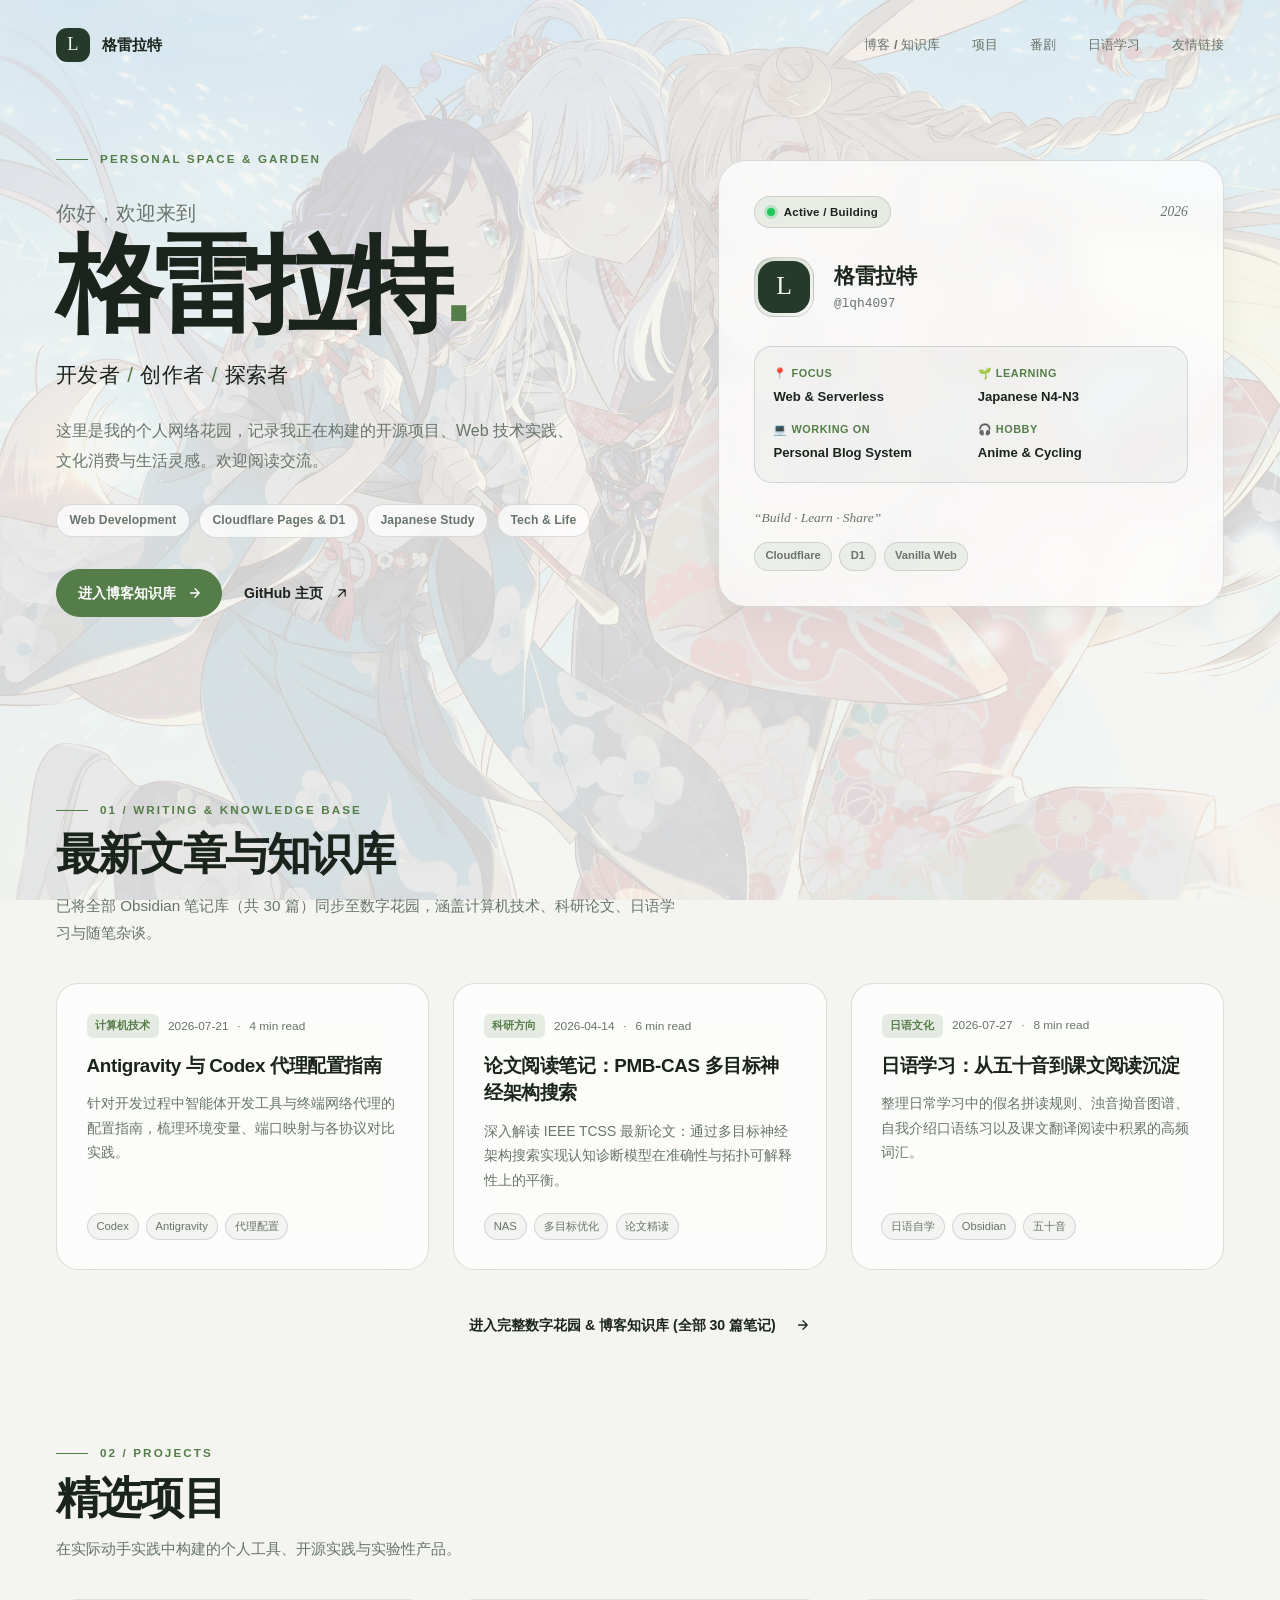
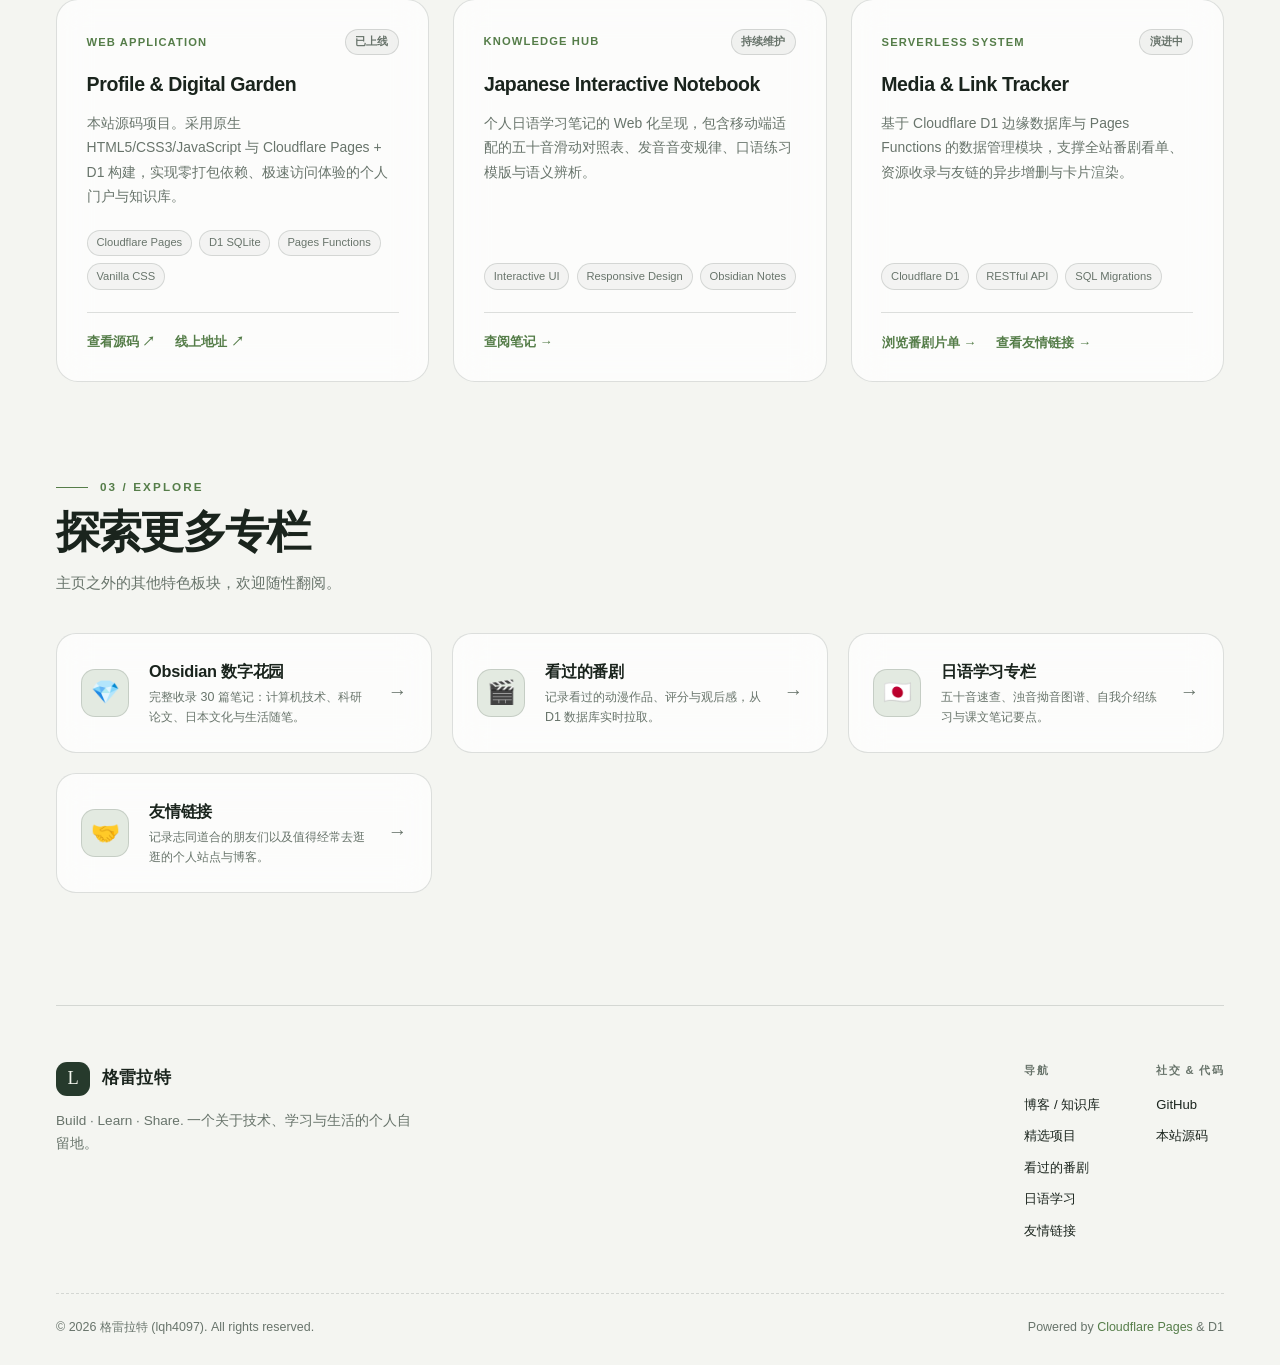
<file: index.html>
<!DOCTYPE html>
<html lang="zh-CN">
<head>
  <meta charset="UTF-8">
  <meta name="viewport" content="width=device-width, initial-scale=1.0">
  <meta name="description" content="格雷拉特的个人主页与博客，分享技术实践、个人项目、看过的番剧与日语学习笔记。">
  <meta name="theme-color" content="#f4f5f1">
  <title>格雷拉特 · 个人主页 &amp; 博客</title>
  <link rel="stylesheet" href="styles.css">
</head>
<body>
  <div class="site-shell">
    <header class="topbar">
      <a class="brand" href="#home" aria-label="格雷拉特主页">
        <span class="brand-mark" aria-hidden="true">L</span>
        <span>格雷拉特</span>
      </a>
      <nav class="site-nav" aria-label="页面导航">
        <a href="blog.html">博客 / 知识库</a>
        <a href="#projects">项目</a>
        <a href="anime.html">番剧</a>
        <a href="japanese.html">日语学习</a>
        <a href="friends.html">友情链接</a>
      </nav>
    </header>

    <main id="home">
      <!-- 00 / 首屏 Hero 介绍 -->
      <section class="hero" aria-labelledby="page-title">
        <div class="hero-copy">
          <p class="eyebrow"><span class="eyebrow-line" aria-hidden="true"></span>Personal Space &amp; Garden</p>
          <p class="greeting">你好，欢迎来到</p>
          <h1 id="page-title">格雷拉特<span class="title-period">.</span></h1>
          <p class="role">开发者<span class="role-separator">/</span>创作者<span class="role-separator">/</span>探索者</p>
          <p class="intro">这里是我的个人网络花园，记录我正在构建的开源项目、Web 技术实践、文化消费与生活灵感。欢迎阅读交流。</p>

          <ul class="topics" aria-label="关注方向">
            <li>Web Development</li>
            <li>Cloudflare Pages &amp; D1</li>
            <li>Japanese Study</li>
            <li>Tech &amp; Life</li>
          </ul>

          <nav class="actions" aria-label="相关链接">
            <a class="button-primary" href="blog.html">
              进入博客知识库
              <svg viewBox="0 0 20 20" fill="none" aria-hidden="true">
                <path d="M4.5 10h10.75M10 4.75 15.25 10 10 15.25" stroke="currentColor" stroke-width="1.6" stroke-linecap="round" stroke-linejoin="round" />
              </svg>
            </a>
            <a class="button-secondary" href="https://github.com/lqh4097" target="_blank" rel="noopener noreferrer">
              GitHub 主页
              <svg viewBox="0 0 20 20" fill="none" aria-hidden="true">
                <path d="M5.5 14.5 14 6m-7.75 0H14v7.75" stroke="currentColor" stroke-width="1.5" stroke-linecap="round" stroke-linejoin="round" />
              </svg>
            </a>
          </nav>
        </div>

        <!-- 右侧：个人名片与状态看板 -->
        <aside class="profile-card" aria-label="个人概况与当前状态">
          <div class="profile-card-header">
            <div class="status-indicator">
              <span class="status-dot" aria-hidden="true"></span>
              <span class="status-text">Active / Building</span>
            </div>
            <span class="status-tag">2026</span>
          </div>

          <div class="profile-avatar-wrap">
            <div class="profile-avatar-ring">
              <div class="profile-avatar-inner">L</div>
            </div>
            <div class="profile-bio">
              <h2 class="profile-name">格雷拉特</h2>
              <p class="profile-handle">@lqh4097</p>
            </div>
          </div>

          <div class="profile-info-grid">
            <div class="profile-info-item">
              <span class="info-label">📍 Focus</span>
              <span class="info-val">Web &amp; Serverless</span>
            </div>
            <div class="profile-info-item">
              <span class="info-label">🌱 Learning</span>
              <span class="info-val">Japanese N4-N3</span>
            </div>
            <div class="profile-info-item">
              <span class="info-label">💻 Working On</span>
              <span class="info-val">Personal Blog System</span>
            </div>
            <div class="profile-info-item">
              <span class="info-label">🎧 Hobby</span>
              <span class="info-val">Anime &amp; Cycling</span>
            </div>
          </div>

          <div class="profile-card-footer">
            <span class="profile-motto">“Build · Learn · Share”</span>
            <div class="profile-pills">
              <span>Cloudflare</span>
              <span>D1</span>
              <span>Vanilla Web</span>
            </div>
          </div>
        </aside>
      </section>

      <!-- 01 / 最新博客文章 -->
      <section class="home-section" id="writing" aria-labelledby="writing-title">
        <div class="section-heading">
          <div>
            <p class="eyebrow"><span class="eyebrow-line" aria-hidden="true"></span>01 / Writing &amp; Knowledge Base</p>
            <h2 class="section-title" id="writing-title">最新文章与知识库</h2>
            <p class="section-summary">已将全部 Obsidian 笔记库（共 30 篇）同步至数字花园，涵盖计算机技术、科研论文、日语学习与随笔杂谈。</p>
          </div>
        </div>

        <div class="articles-grid">
          <article class="article-card">
            <div class="article-meta">
              <span class="article-badge">计算机技术</span>
              <time datetime="2026-07-21">2026-07-21</time>
              <span class="article-dot" aria-hidden="true">·</span>
              <span>4 min read</span>
            </div>
            <h3 class="article-title">
              <a href="blog.html#note=计算机技术/Antigravity与Codex代理配置指南.md">Antigravity 与 Codex 代理配置指南</a>
            </h3>
            <p class="article-excerpt">
              针对开发过程中智能体开发工具与终端网络代理的配置指南，梳理环境变量、端口映射与各协议对比实践。
            </p>
            <div class="article-tags">
              <span>Codex</span>
              <span>Antigravity</span>
              <span>代理配置</span>
            </div>
          </article>

          <article class="article-card">
            <div class="article-meta">
              <span class="article-badge">科研方向</span>
              <time datetime="2026-04-14">2026-04-14</time>
              <span class="article-dot" aria-hidden="true">·</span>
              <span>6 min read</span>
            </div>
            <h3 class="article-title">
              <a href="blog.html#note=论文阅读笔记_PMB-CAS.md">论文阅读笔记：PMB-CAS 多目标神经架构搜索</a>
            </h3>
            <p class="article-excerpt">
              深入解读 IEEE TCSS 最新论文：通过多目标神经架构搜索实现认知诊断模型在准确性与拓扑可解释性上的平衡。
            </p>
            <div class="article-tags">
              <span>NAS</span>
              <span>多目标优化</span>
              <span>论文精读</span>
            </div>
          </article>

          <article class="article-card">
            <div class="article-meta">
              <span class="article-badge">日语文化</span>
              <time datetime="2026-07-27">2026-07-27</time>
              <span class="article-dot" aria-hidden="true">·</span>
              <span>8 min read</span>
            </div>
            <h3 class="article-title">
              <a href="blog.html#note=日本/日语学习.md">日语学习：从五十音到课文阅读沉淀</a>
            </h3>
            <p class="article-excerpt">
              整理日常学习中的假名拼读规则、浊音拗音图谱、自我介绍口语练习以及课文翻译阅读中积累的高频词汇。
            </p>
            <div class="article-tags">
              <span>日语自学</span>
              <span>Obsidian</span>
              <span>五十音</span>
            </div>
          </article>
        </div>

        <div style="margin-top: 2rem; text-align: center;">
          <a class="button-secondary" href="blog.html" style="display: inline-flex; min-height: 46px;">
            进入完整数字花园 &amp; 博客知识库 (全部 30 篇笔记)
            <svg viewBox="0 0 20 20" fill="none" aria-hidden="true" style="width: 16px; height: 16px; margin-left: 0.5rem;">
              <path d="M4.5 10h10.75M10 4.75 15.25 10 10 15.25" stroke="currentColor" stroke-width="1.6" stroke-linecap="round" stroke-linejoin="round" />
            </svg>
          </a>
        </div>
      </section>

      <!-- 02 / 精选项目 -->
      <section class="home-section" id="projects" aria-labelledby="projects-title">
        <div class="section-heading">
          <div>
            <p class="eyebrow"><span class="eyebrow-line" aria-hidden="true"></span>02 / Projects</p>
            <h2 class="section-title" id="projects-title">精选项目</h2>
            <p class="section-summary">在实际动手实践中构建的个人工具、开源实践与实验性产品。</p>
          </div>
        </div>

        <div class="projects-grid">
          <article class="project-card">
            <div class="project-card-top">
              <span class="project-kind">Web Application</span>
              <span class="project-status">已上线</span>
            </div>
            <h3 class="project-title">Profile &amp; Digital Garden</h3>
            <p class="project-desc">
              本站源码项目。采用原生 HTML5/CSS3/JavaScript 与 Cloudflare Pages + D1 构建，实现零打包依赖、极速访问体验的个人门户与知识库。
            </p>
            <div class="project-tags">
              <span>Cloudflare Pages</span>
              <span>D1 SQLite</span>
              <span>Pages Functions</span>
              <span>Vanilla CSS</span>
            </div>
            <div class="project-links">
              <a href="https://github.com/lqh4097/profile" target="_blank" rel="noopener noreferrer">
                查看源码 ↗
              </a>
              <a href="https://profile-r3e.pages.dev" target="_blank" rel="noopener noreferrer">
                线上地址 ↗
              </a>
            </div>
          </article>

          <article class="project-card">
            <div class="project-card-top">
              <span class="project-kind">Knowledge Hub</span>
              <span class="project-status">持续维护</span>
            </div>
            <h3 class="project-title">Japanese Interactive Notebook</h3>
            <p class="project-desc">
              个人日语学习笔记的 Web 化呈现，包含移动端适配的五十音滑动对照表、发音音变规律、口语练习模版与语义辨析。
            </p>
            <div class="project-tags">
              <span>Interactive UI</span>
              <span>Responsive Design</span>
              <span>Obsidian Notes</span>
            </div>
            <div class="project-links">
              <a href="japanese.html">查阅笔记 →</a>
            </div>
          </article>

          <article class="project-card">
            <div class="project-card-top">
              <span class="project-kind">Serverless System</span>
              <span class="project-status">演进中</span>
            </div>
            <h3 class="project-title">Media &amp; Link Tracker</h3>
            <p class="project-desc">
              基于 Cloudflare D1 边缘数据库与 Pages Functions 的数据管理模块，支撑全站番剧看单、资源收录与友链的异步增删与卡片渲染。
            </p>
            <div class="project-tags">
              <span>Cloudflare D1</span>
              <span>RESTful API</span>
              <span>SQL Migrations</span>
            </div>
            <div class="project-links">
              <a href="anime.html">浏览番剧片单 →</a>
              <a href="friends.html">查看友情链接 →</a>
            </div>
          </article>
        </div>
      </section>

      <!-- 03 / 专栏速览 Explore Hub -->
      <section class="home-section" id="explore" aria-labelledby="explore-title">
        <div class="section-heading">
          <div>
            <p class="eyebrow"><span class="eyebrow-line" aria-hidden="true"></span>03 / Explore</p>
            <h2 class="section-title" id="explore-title">探索更多专栏</h2>
            <p class="section-summary">主页之外的其他特色板块，欢迎随性翻阅。</p>
          </div>
        </div>

        <div class="explore-grid">
          <a class="explore-card" href="blog.html">
            <div class="explore-card-icon">💎</div>
            <div class="explore-card-content">
              <h3>Obsidian 数字花园</h3>
              <p>完整收录 30 篇笔记：计算机技术、科研论文、日本文化与生活随笔。</p>
            </div>
            <span class="explore-arrow" aria-hidden="true">→</span>
          </a>

          <a class="explore-card" href="anime.html">
            <div class="explore-card-icon">🎬</div>
            <div class="explore-card-content">
              <h3>看过的番剧</h3>
              <p>记录看过的动漫作品、评分与观后感，从 D1 数据库实时拉取。</p>
            </div>
            <span class="explore-arrow" aria-hidden="true">→</span>
          </a>

          <a class="explore-card" href="japanese.html">
            <div class="explore-card-icon">🇯🇵</div>
            <div class="explore-card-content">
              <h3>日语学习专栏</h3>
              <p>五十音速查、浊音拗音图谱、自我介绍练习与课文笔记要点。</p>
            </div>
            <span class="explore-arrow" aria-hidden="true">→</span>
          </a>

          <a class="explore-card" href="friends.html">
            <div class="explore-card-icon">🤝</div>
            <div class="explore-card-content">
              <h3>友情链接</h3>
              <p>记录志同道合的朋友们以及值得经常去逛逛的个人站点与博客。</p>
            </div>
            <span class="explore-arrow" aria-hidden="true">→</span>
          </a>
        </div>
      </section>
    </main>

    <!-- 页脚 Footer -->
    <footer class="site-footer">
      <div class="footer-top">
        <div class="footer-brand">
          <div class="footer-logo">
            <span class="brand-mark" aria-hidden="true">L</span>
            <span class="footer-name">格雷拉特</span>
          </div>
          <p class="footer-bio">Build · Learn · Share. 一个关于技术、学习与生活的个人自留地。</p>
        </div>

        <nav class="footer-nav" aria-label="页脚链接">
          <div class="footer-nav-col">
            <span class="footer-col-title">导航</span>
            <a href="blog.html">博客 / 知识库</a>
            <a href="#projects">精选项目</a>
            <a href="anime.html">看过的番剧</a>
            <a href="japanese.html">日语学习</a>
            <a href="friends.html">友情链接</a>
          </div>
          <div class="footer-nav-col">
            <span class="footer-col-title">社交 &amp; 代码</span>
            <a href="https://github.com/lqh4097" target="_blank" rel="noopener noreferrer">GitHub</a>
            <a href="https://github.com/lqh4097/profile" target="_blank" rel="noopener noreferrer">本站源码</a>
          </div>
        </nav>
      </div>

      <div class="footer-bottom">
        <p class="copyright">© 2026 格雷拉特 (lqh4097). All rights reserved.</p>
        <p class="powered-by">Powered by <a href="https://pages.cloudflare.com/" target="_blank" rel="noopener noreferrer">Cloudflare Pages</a> &amp; D1</p>
      </div>
    </footer>
  </div>
</body>
</html>
</file>
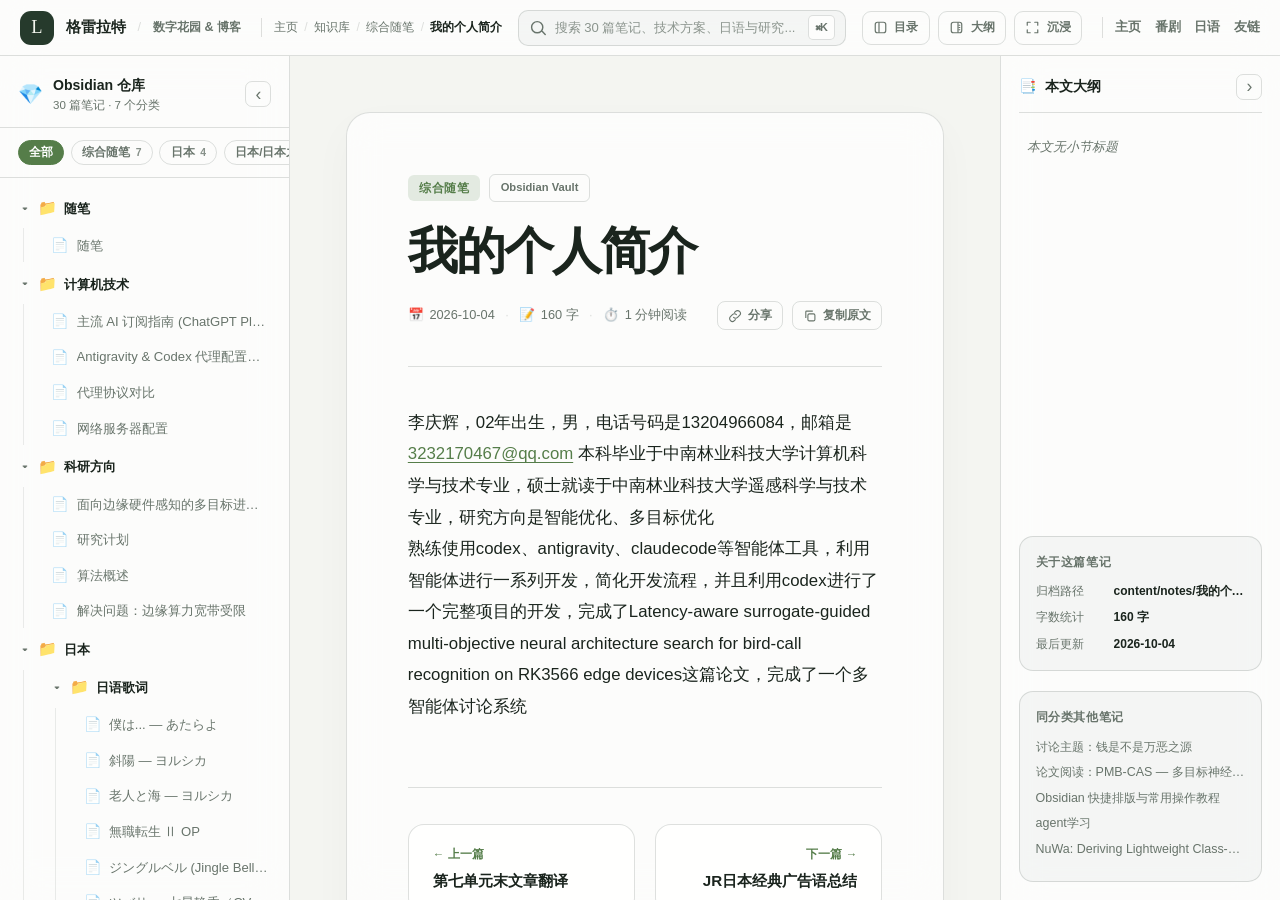
<file: blog.html>
<!DOCTYPE html>
<html lang="zh-CN">
<head>
  <meta charset="UTF-8">
  <meta name="viewport" content="width=device-width, initial-scale=1.0">
  <meta name="description" content="格雷拉特的数字花园与个人博客知识库，完整收录来自 Obsidian 的技术笔记、科研论文阅读、日语学习与生活随笔。">
  <meta name="theme-color" content="#f4f5f1">
  <title>知识库 &amp; 数字花园 · 格雷拉特</title>
  <link rel="stylesheet" href="styles.css">
  <link rel="stylesheet" href="blog.css">
</head>
<body class="blog-body">

  <!-- 全屏沉浸式工作台容器 -->
  <div class="blog-app" id="blog-app">

    <!-- 顶部导航与工具栏 -->
    <header class="blog-topbar">
      <div class="topbar-left">
        <a class="brand" href="index.html" aria-label="返回格雷拉特主页">
          <span class="brand-mark" aria-hidden="true">L</span>
          <span class="brand-name">格雷拉特</span>
        </a>
        <span class="topbar-sep" aria-hidden="true">/</span>
        <span class="topbar-section-title">数字花园 &amp; 博客</span>
        
        <nav class="reader-breadcrumbs" id="breadcrumbs" aria-label="面包屑导航">
          <!-- 动态生成面包屑 -->
        </nav>
      </div>

      <div class="topbar-center">
        <div class="search-box">
          <svg class="search-icon" viewBox="0 0 20 20" fill="none" aria-hidden="true">
            <path d="M9 16A7 7 0 1 0 9 2a7 7 0 0 0 0 14Zm6.5-1.5L19 18" stroke="currentColor" stroke-width="1.8" stroke-linecap="round" stroke-linejoin="round"/>
          </svg>
          <input type="search" id="search-input" placeholder="搜索 30 篇笔记、技术方案、日语与研究..." autocomplete="off" spellcheck="false" aria-label="搜索笔记">
          <kbd class="search-kbd" id="search-kbd">⌘K</kbd>
          <button type="button" class="search-clear" id="search-clear" aria-label="清除搜索" hidden>×</button>
        </div>
      </div>

      <div class="topbar-right">
        <!-- 侧栏视图开关 -->
        <button type="button" class="btn-tool" id="btn-toggle-sidebar" title="切换目录侧边栏 (Alt+B)" aria-label="切换目录侧边栏">
          <svg viewBox="0 0 20 20" fill="none" aria-hidden="true">
            <rect x="3" y="3" width="14" height="14" rx="3" stroke="currentColor" stroke-width="1.6"/>
            <path d="M8 3v14" stroke="currentColor" stroke-width="1.6"/>
          </svg>
          <span class="btn-tool-label">目录</span>
        </button>

        <button type="button" class="btn-tool" id="btn-toggle-outline" title="切换大纲侧边栏 (Alt+O)" aria-label="切换大纲侧边栏">
          <svg viewBox="0 0 20 20" fill="none" aria-hidden="true">
            <rect x="3" y="3" width="14" height="14" rx="3" stroke="currentColor" stroke-width="1.6"/>
            <path d="M12 3v14M15 7h-2M15 10h-2M15 13h-2" stroke="currentColor" stroke-width="1.6"/>
          </svg>
          <span class="btn-tool-label">大纲</span>
        </button>

        <button type="button" class="btn-tool" id="btn-focus-mode" title="沉浸全屏阅读 (Alt+F)" aria-label="沉浸全屏阅读">
          <svg viewBox="0 0 20 20" fill="none" aria-hidden="true">
            <path d="M3 7V3h4M17 7V3h-4M3 13v4h4M17 13v4h-4" stroke="currentColor" stroke-width="1.6" stroke-linecap="round" stroke-linejoin="round"/>
          </svg>
          <span class="btn-tool-label">沉浸</span>
        </button>

        <div class="topbar-links">
          <a href="index.html" class="topbar-link">主页</a>
          <a href="anime.html" class="topbar-link">番剧</a>
          <a href="japanese.html" class="topbar-link">日语</a>
          <a href="friends.html" class="topbar-link">友链</a>
        </div>
      </div>
    </header>

    <!-- 主工作区：三栏布局铺满整页 -->
    <div class="blog-workspace" id="blog-workspace">

      <!-- 左侧栏：Obsidian 文件夹与笔记树 -->
      <aside class="blog-sidebar" id="blog-sidebar" aria-label="笔记目录导航">
        <div class="sidebar-header">
          <div class="vault-info">
            <span class="vault-icon" aria-hidden="true">💎</span>
            <div class="vault-text">
              <span class="vault-title">Obsidian 仓库</span>
              <span class="vault-meta" id="vault-stats">正在加载笔记...</span>
            </div>
          </div>
          <button type="button" class="sidebar-close-btn" id="sidebar-close-btn" aria-label="收起侧边栏">‹</button>
        </div>

        <!-- 快捷分类筛选药丸 -->
        <div class="sidebar-filters" id="category-chips" aria-label="分类筛选">
          <button type="button" class="chip-filter active" data-category="ALL">全部</button>
          <!-- 动态补充分类按钮 -->
        </div>

        <!-- 目录树导航区 -->
        <div class="sidebar-tree-wrap" id="sidebar-tree-wrap">
          <div class="file-tree" id="file-tree" role="tree">
            <!-- 动态生成文件夹树与笔记列表 -->
          </div>
        </div>

        <!-- 搜索结果列表（搜索时覆盖显示） -->
        <div class="search-results-panel" id="search-results-panel" hidden>
          <div class="search-results-header">
            <span id="search-results-count">0 条匹配结果</span>
          </div>
          <div class="search-results-list" id="search-results-list"></div>
        </div>
      </aside>

      <!-- 侧边栏遮罩（移动端抽屉遮罩） -->
      <div class="sidebar-backdrop" id="sidebar-backdrop" aria-hidden="true"></div>

      <!-- 中间主阅读区（铺满整页排版） -->
      <main class="blog-reader" id="blog-reader" tabindex="-1">
        <div class="reader-inner" id="reader-inner">

          <!-- 移动端顶部快捷操作条 -->
          <div class="reader-mobile-bar">
            <button type="button" class="mobile-bar-btn" id="mobile-tree-btn">
              <span aria-hidden="true">📂</span> 目录
            </button>
            <span class="mobile-bar-title" id="mobile-bar-title">选择一篇笔记阅读</span>
            <button type="button" class="mobile-bar-btn" id="mobile-outline-btn">
              <span aria-hidden="true">📑</span> 大纲
            </button>
          </div>

          <!-- 文章容器 -->
          <article class="article-sheet" id="article-sheet">
            <!-- 文章元信息区 -->
            <header class="sheet-header" id="sheet-header">
              <div class="sheet-badges">
                <span class="sheet-category-badge" id="sheet-category">分类</span>
                <span class="sheet-source-badge">Obsidian Vault</span>
                <div class="sheet-tags" id="sheet-tags"></div>
              </div>

              <h1 class="sheet-title" id="sheet-title">欢迎访问我的数字花园</h1>

              <div class="sheet-meta-row">
                <span class="meta-item">
                  <span aria-hidden="true">📅</span>
                  <time id="sheet-date">2026</time>
                </span>
                <span class="meta-sep" aria-hidden="true">·</span>
                <span class="meta-item">
                  <span aria-hidden="true">📝</span>
                  <span id="sheet-words">0 字</span>
                </span>
                <span class="meta-sep" aria-hidden="true">·</span>
                <span class="meta-item">
                  <span aria-hidden="true">⏱️</span>
                  <span id="sheet-time">1 分钟阅读</span>
                </span>

                <div class="sheet-actions">
                  <button type="button" class="sheet-action-btn" id="btn-copy-link" title="复制文章链接">
                    <svg viewBox="0 0 20 20" fill="none" aria-hidden="true">
                      <path d="M8 12a4 4 0 0 0 5.66 0l2.83-2.83a4 4 0 0 0-5.66-5.66l-1.41 1.42M12 8a4 4 0 0 0-5.66 0L3.5 10.83a4 4 0 0 0 5.66 5.66l1.41-1.42" stroke="currentColor" stroke-width="1.6" stroke-linecap="round"/>
                    </svg>
                    <span>分享</span>
                  </button>
                  <button type="button" class="sheet-action-btn" id="btn-copy-markdown" title="复制 Markdown 原文">
                    <svg viewBox="0 0 20 20" fill="none" aria-hidden="true">
                      <rect x="7" y="7" width="10" height="10" rx="2" stroke="currentColor" stroke-width="1.6"/>
                      <path d="M4 13V4a1 1 0 0 1 1-1h9" stroke="currentColor" stroke-width="1.6"/>
                    </svg>
                    <span>复制原文</span>
                  </button>
                </div>
              </div>
            </header>

            <!-- Markdown 渲染正文区 -->
            <div class="sheet-content markdown-body" id="article-body">
              <!-- 动态渲染 Markdown -->
              <div class="sheet-placeholder">
                <div class="spinner"></div>
                <p>正在拉取笔记内容...</p>
              </div>
            </div>

            <!-- 文章底部上下篇切换导航 -->
            <nav class="sheet-footer-nav" id="sheet-footer-nav" aria-label="相邻笔记导航">
              <a href="#" class="nav-card prev-card" id="nav-prev" hidden>
                <span class="nav-dir">← 上一篇</span>
                <span class="nav-title" id="nav-prev-title">上一篇笔记</span>
              </a>
              <a href="#" class="nav-card next-card" id="nav-next" hidden>
                <span class="nav-dir">下一篇 →</span>
                <span class="nav-title" id="nav-next-title">下一篇笔记</span>
              </a>
            </nav>
          </article>

        </div>
      </main>

      <!-- 右侧栏：文章大纲 (Table of Contents) 与元信息 -->
      <aside class="blog-outline" id="blog-outline" aria-label="文章目录与大纲">
        <div class="outline-header">
          <div class="outline-title-wrap">
            <span aria-hidden="true">📑</span>
            <span class="outline-heading">本文大纲</span>
          </div>
          <button type="button" class="outline-close-btn" id="outline-close-btn" aria-label="收起大纲">›</button>
        </div>

        <nav class="outline-toc-wrap" id="outline-toc" aria-label="大纲链接">
          <ul class="toc-list" id="toc-list">
            <li class="toc-empty">暂无标题导航</li>
          </ul>
        </nav>

        <!-- 笔记详情卡片 -->
        <div class="outline-note-card">
          <h4 class="card-subtitle">关于这篇笔记</h4>
          <dl class="card-dl">
            <dt>归档路径</dt>
            <dd id="card-path">-</dd>
            <dt>字数统计</dt>
            <dd id="card-words">-</dd>
            <dt>最后更新</dt>
            <dd id="card-mtime">-</dd>
          </dl>
        </div>

        <!-- 同分类推荐 -->
        <div class="outline-related" id="outline-related">
          <h4 class="card-subtitle">同分类其他笔记</h4>
          <ul class="related-list" id="related-list"></ul>
        </div>
      </aside>

    </div>

    <!-- 复制提示 Toast -->
    <div class="toast" id="toast" role="status" aria-live="polite" hidden>已复制到剪贴板</div>

  </div>

  <!-- 依赖脚本：Marked + PrismJS + 离线全量数据 + 渲染引擎 -->
  <script src="marked.min.js"></script>
  <script src="prism.min.js"></script>
  <script src="content/notes-data.js"></script>
  <script src="blog-renderer.js"></script>
</body>
</html>
</file>
<file: styles.css>
:root {
      color-scheme: light;
      --page: #f4f5f1;
      --ink: #1a241d;
      --muted: #68746b;
      --line: rgba(26, 36, 29, 0.14);
      --chip: rgba(255, 255, 255, 0.72);
      --accent: #557d49;
      --button-ink: #ffffff;
      --art: #17271e;
      --art-grid: rgba(237, 246, 231, 0.08);
      --art-line: rgba(226, 242, 216, 0.23);
      --art-text: #d8f2b4;
      --bg-overlay: rgba(244, 245, 241, 0.82);
    }

    @media (prefers-color-scheme: dark) {
      :root {
        color-scheme: dark;
        --page: #101612;
        --ink: #edf2eb;
        --muted: #a2afa5;
        --line: rgba(237, 242, 235, 0.14);
        --chip: rgba(255, 255, 255, 0.08);
        --accent: #a9d58c;
        --button-ink: #172318;
        --bg-overlay: rgba(16, 22, 18, 0.85);
      }
    }

    *,
    *::before,
    *::after {
      box-sizing: border-box;
    }

    html {
      min-width: 320px;
      scroll-behavior: smooth;
    }

    body {
      min-width: 320px;
      min-height: 100vh;
      min-height: 100svh;
      margin: 0;
      color: var(--ink);
      background-color: var(--page);
      font-family: -apple-system, BlinkMacSystemFont, "Segoe UI", Roboto, "PingFang SC", "Hiragino Sans GB", "Microsoft YaHei", sans-serif;
      line-height: 1.6;
      -webkit-font-smoothing: antialiased;
      position: relative;
    }

    body::before {
      content: "";
      position: fixed;
      inset: 0;
      z-index: -1;
      background-image:
        linear-gradient(var(--bg-overlay), var(--bg-overlay)),
        url("IMG_9509.jpeg");
      background-size: cover;
      background-position: center;
      background-repeat: no-repeat;
      pointer-events: none;
    }

    a {
      color: inherit;
    }

    a:focus-visible {
      outline: 3px solid var(--accent);
      outline-offset: 4px;
    }

    .site-shell {
      width: min(100%, 1280px);
      min-height: 100vh;
      min-height: 100svh;
      margin: 0 auto;
      padding: 28px 56px;
      display: flex;
      flex-direction: column;
    }

    .topbar {
      display: flex;
      align-items: center;
      justify-content: space-between;
      gap: 1.5rem;
    }

    .brand {
      display: inline-flex;
      align-items: center;
      gap: 0.75rem;
      color: var(--ink);
      font-size: 0.94rem;
      font-weight: 700;
      letter-spacing: 0.01em;
      text-decoration: none;
    }

    .brand-mark {
      width: 34px;
      height: 34px;
      display: grid;
      place-items: center;
      border-radius: 11px;
      color: #f4f7ef;
      background: #263a2c;
      font-family: Georgia, "Times New Roman", serif;
      font-size: 1.15rem;
      font-weight: 400;
    }

    .site-nav {
      display: flex;
      align-items: center;
      gap: clamp(1rem, 2.5vw, 2rem);
    }

    .site-nav a {
      color: var(--muted);
      font-size: 0.8rem;
      font-weight: 550;
      text-decoration: none;
      transition: color 180ms ease;
    }

    .site-nav a:hover {
      color: var(--accent);
    }

    .site-nav a[aria-current="page"] {
      color: var(--ink);
    }

    main {
      flex: 1;
      display: grid;
      align-items: center;
    }

    .hero {
      display: grid;
      grid-template-columns: minmax(0, 1.05fr) minmax(320px, 0.95fr);
      align-items: center;
      gap: clamp(3.5rem, 8vw, 7.5rem);
      padding: 5.5rem 0;
    }

    .hero-copy {
      max-width: 610px;
    }

    .eyebrow {
      display: flex;
      align-items: center;
      gap: 0.75rem;
      margin: 0 0 1.75rem;
      color: var(--accent);
      font-size: 0.73rem;
      font-weight: 700;
      letter-spacing: 0.18em;
      text-transform: uppercase;
    }

    .eyebrow-line {
      width: 32px;
      height: 1px;
      background: currentColor;
    }

    .greeting {
      margin: 0 0 0.25rem;
      color: var(--muted);
      font-size: clamp(1.05rem, 1.6vw, 1.3rem);
      font-weight: 500;
    }

    h1 {
      margin: 0;
      font-size: clamp(4.4rem, 8.3vw, 7.3rem);
      font-weight: 680;
      letter-spacing: -0.085em;
      line-height: 0.98;
    }

    .title-period {
      color: var(--accent);
    }

    .role {
      margin: 1.3rem 0 0;
      font-size: clamp(1rem, 1.8vw, 1.3rem);
      font-weight: 550;
      letter-spacing: 0.015em;
    }

    .role-separator {
      padding: 0 0.45rem;
      color: var(--accent);
      font-weight: 400;
    }

    .intro {
      max-width: 520px;
      margin: 1.5rem 0 0;
      color: var(--muted);
      font-size: 1rem;
      line-height: 1.9;
    }

    .topics {
      display: flex;
      flex-wrap: wrap;
      gap: 0.55rem;
      margin: 1.7rem 0 2rem;
      padding: 0;
      list-style: none;
    }

    .topics li {
      padding: 0.38rem 0.78rem;
      border: 1px solid var(--line);
      border-radius: 999px;
      color: var(--muted);
      background: var(--chip);
      backdrop-filter: blur(12px);
      -webkit-backdrop-filter: blur(12px);
      font-size: 0.76rem;
      font-weight: 550;
      letter-spacing: 0.01em;
    }

    .actions {
      display: flex;
      flex-wrap: wrap;
      align-items: center;
      gap: 1.35rem;
    }

    .button-primary,
    .button-secondary {
      display: inline-flex;
      min-height: 48px;
      align-items: center;
      justify-content: center;
      gap: 0.7rem;
      font-size: 0.88rem;
      font-weight: 650;
      text-decoration: none;
      transition: transform 180ms ease, background-color 180ms ease, color 180ms ease;
    }

    .button-primary {
      padding: 0.72rem 1.15rem 0.72rem 1.3rem;
      border: 1px solid var(--accent);
      border-radius: 999px;
      color: var(--button-ink);
      background: var(--accent);
    }

    .button-primary:hover {
      transform: translateY(-2px);
    }

    .button-primary svg,
    .button-secondary svg {
      width: 16px;
      height: 16px;
      flex: none;
    }

    .button-secondary {
      color: var(--ink);
    }

    .button-secondary:hover {
      color: var(--accent);
    }

    .art-panel {
      position: relative;
      min-height: 440px;
      overflow: hidden;
      isolation: isolate;
      border: 1px solid rgba(255, 255, 255, 0.08);
      border-radius: 30px;
      background:
        radial-gradient(circle at 50% 44%, rgba(101, 143, 85, 0.37), transparent 42%),
        linear-gradient(145deg, #233a2b, var(--art) 68%);
      box-shadow: 0 28px 70px rgba(24, 39, 28, 0.18);
    }

    .art-grid {
      position: absolute;
      z-index: -1;
      inset: 0;
      background-image:
        linear-gradient(var(--art-grid) 1px, transparent 1px),
        linear-gradient(90deg, var(--art-grid) 1px, transparent 1px);
      background-position: center;
      background-size: 44px 44px;
      mask-image: radial-gradient(ellipse at center, #000 22%, transparent 83%);
    }

    .orbit {
      position: absolute;
      top: 50%;
      left: 50%;
      width: min(76%, 350px);
      aspect-ratio: 1;
      border: 1px solid var(--art-line);
      border-radius: 50%;
      transform: translate(-50%, -50%);
    }

    .orbit::before,
    .orbit::after {
      position: absolute;
      border: 1px solid var(--art-line);
      border-radius: 50%;
      content: "";
    }

    .orbit::before {
      inset: 12%;
    }

    .orbit::after {
      inset: 27%;
      background: radial-gradient(circle, rgba(209, 239, 177, 0.12), transparent 72%);
    }

    .monogram {
      position: absolute;
      top: 49%;
      left: 50%;
      color: var(--art-text);
      font-family: Georgia, "Times New Roman", serif;
      font-size: clamp(12rem, 23vw, 18rem);
      font-weight: 400;
      letter-spacing: -0.1em;
      line-height: 0.8;
      text-shadow: 0 14px 72px rgba(201, 240, 167, 0.17);
      transform: translate(-56%, -50%);
      user-select: none;
    }

    .art-label,
    .art-index,
    .art-caption {
      position: absolute;
      color: rgba(241, 247, 236, 0.72);
      font-size: 0.63rem;
      font-weight: 650;
      letter-spacing: 0.16em;
      text-transform: uppercase;
    }

    .art-label {
      top: 27px;
      left: 29px;
    }

    .art-index {
      top: 27px;
      right: 29px;
      color: var(--art-text);
    }

    .art-caption {
      right: 29px;
      bottom: 27px;
      left: 29px;
      display: flex;
      align-items: center;
      justify-content: space-between;
      gap: 1rem;
    }

    .art-caption span:last-child {
      color: var(--art-text);
    }

    /* Profile Card (Hero Right Panel) */
    .profile-card {
      position: relative;
      overflow: hidden;
      padding: 2.2rem;
      border: 1px solid var(--line);
      border-radius: 28px;
      background: var(--chip);
      backdrop-filter: blur(16px);
      -webkit-backdrop-filter: blur(16px);
      box-shadow: 0 16px 36px rgba(0, 0, 0, 0.04);
      display: flex;
      flex-direction: column;
    }

    .profile-card-header {
      display: flex;
      align-items: center;
      justify-content: space-between;
      gap: 1rem;
    }

    .status-indicator {
      display: inline-flex;
      align-items: center;
      gap: 0.55rem;
      padding: 0.35rem 0.75rem;
      border: 1px solid var(--line);
      border-radius: 999px;
      background: color-mix(in srgb, var(--accent) 10%, transparent);
    }

    .status-dot {
      width: 8px;
      height: 8px;
      border-radius: 50%;
      background: #22c55e;
      box-shadow: 0 0 0 3px rgba(34, 197, 94, 0.25);
      animation: pulse-dot 2.4s infinite ease-in-out;
    }

    @keyframes pulse-dot {
      0%, 100% {
        box-shadow: 0 0 0 3px rgba(34, 197, 94, 0.25);
      }
      50% {
        box-shadow: 0 0 0 7px rgba(34, 197, 94, 0.08);
      }
    }

    .status-text {
      color: var(--ink);
      font-size: 0.72rem;
      font-weight: 650;
      letter-spacing: 0.02em;
    }

    .status-tag {
      color: var(--muted);
      font-family: Georgia, "Times New Roman", serif;
      font-size: 0.85rem;
      font-weight: 500;
      font-style: italic;
    }

    .profile-avatar-wrap {
      display: flex;
      align-items: center;
      gap: 1.25rem;
      margin: 1.8rem 0;
    }

    .profile-avatar-ring {
      width: 60px;
      height: 60px;
      padding: 3px;
      border-radius: 20px;
      border: 1px solid var(--line);
      background: linear-gradient(135deg, color-mix(in srgb, var(--accent) 25%, transparent), transparent);
      display: grid;
      place-items: center;
    }

    .profile-avatar-inner {
      width: 100%;
      height: 100%;
      border-radius: 17px;
      background: #263a2c;
      color: #f4f7ef;
      font-family: Georgia, "Times New Roman", serif;
      font-size: 1.6rem;
      font-weight: 400;
      display: grid;
      place-items: center;
      user-select: none;
    }

    .profile-bio {
      display: flex;
      flex-direction: column;
      gap: 0.15rem;
    }

    .profile-name {
      margin: 0;
      font-size: 1.3rem;
      font-weight: 700;
      letter-spacing: -0.02em;
      color: var(--ink);
    }

    .profile-handle {
      margin: 0;
      color: var(--muted);
      font-size: 0.8rem;
      font-family: monospace;
    }

    .profile-info-grid {
      display: grid;
      grid-template-columns: repeat(2, minmax(0, 1fr));
      gap: 0.85rem;
      padding: 1.15rem;
      border: 1px solid var(--line);
      border-radius: 18px;
      background: color-mix(in srgb, var(--ink) 3%, transparent);
    }

    .profile-info-item {
      display: flex;
      flex-direction: column;
      gap: 0.25rem;
    }

    .info-label {
      font-size: 0.68rem;
      font-weight: 700;
      letter-spacing: 0.05em;
      text-transform: uppercase;
      color: var(--accent);
    }

    .info-val {
      font-size: 0.82rem;
      font-weight: 600;
      color: var(--ink);
    }

    .profile-card-footer {
      margin-top: 1.5rem;
      display: flex;
      flex-direction: column;
      gap: 0.85rem;
    }

    .profile-motto {
      font-family: Georgia, "Times New Roman", serif;
      font-size: 0.84rem;
      font-style: italic;
      color: var(--muted);
    }

    .profile-pills {
      display: flex;
      flex-wrap: wrap;
      gap: 0.45rem;
    }

    .profile-pills span {
      padding: 0.28rem 0.65rem;
      border: 1px solid var(--line);
      border-radius: 999px;
      font-size: 0.7rem;
      font-weight: 550;
      color: var(--muted);
      background: color-mix(in srgb, var(--accent) 8%, transparent);
    }

    /* Homepage Sections */
    .home-section {
      margin-top: 6rem;
      scroll-margin-top: 3rem;
    }

    .section-heading {
      margin-bottom: 2.25rem;
    }

    .section-heading .eyebrow {
      margin-bottom: 0.6rem;
    }

    .section-title {
      margin: 0;
      font-size: clamp(2rem, 4vw, 2.75rem);
      font-weight: 680;
      letter-spacing: -0.04em;
      line-height: 1.15;
    }

    .section-summary {
      max-width: 620px;
      margin: 0.75rem 0 0;
      color: var(--muted);
      font-size: 0.95rem;
      line-height: 1.8;
    }

    /* Articles Section */
    .articles-grid {
      display: grid;
      grid-template-columns: repeat(auto-fit, minmax(310px, 1fr));
      gap: 1.5rem;
    }

    .article-card {
      padding: 1.85rem;
      border: 1px solid var(--line);
      border-radius: 22px;
      background: var(--chip);
      backdrop-filter: blur(16px);
      -webkit-backdrop-filter: blur(16px);
      display: flex;
      flex-direction: column;
      transition: transform 200ms ease, border-color 200ms ease, box-shadow 200ms ease;
    }

    .article-card:hover {
      transform: translateY(-4px);
      border-color: var(--accent);
      box-shadow: 0 12px 28px rgba(0, 0, 0, 0.05);
    }

    .article-meta {
      display: flex;
      align-items: center;
      gap: 0.55rem;
      font-size: 0.74rem;
      color: var(--muted);
      margin-bottom: 0.9rem;
    }

    .article-badge {
      padding: 0.2rem 0.55rem;
      border-radius: 6px;
      background: color-mix(in srgb, var(--accent) 14%, transparent);
      color: var(--accent);
      font-weight: 650;
      font-size: 0.7rem;
    }

    .article-dot {
      color: var(--muted);
    }

    .article-title {
      margin: 0 0 0.75rem;
      font-size: 1.18rem;
      font-weight: 680;
      line-height: 1.45;
      letter-spacing: -0.02em;
    }

    .article-title a {
      color: var(--ink);
      text-decoration: none;
      transition: color 180ms ease;
    }

    .article-title a:hover {
      color: var(--accent);
    }

    .article-excerpt {
      margin: 0 0 1.35rem;
      color: var(--muted);
      font-size: 0.87rem;
      line-height: 1.75;
      flex: 1;
    }

    .article-tags {
      display: flex;
      flex-wrap: wrap;
      gap: 0.45rem;
    }

    .article-tags span {
      padding: 0.2rem 0.55rem;
      border-radius: 999px;
      border: 1px solid var(--line);
      background: color-mix(in srgb, var(--ink) 4%, transparent);
      color: var(--muted);
      font-size: 0.7rem;
      font-weight: 500;
    }

    /* Projects Section */
    .projects-grid {
      display: grid;
      grid-template-columns: repeat(auto-fit, minmax(300px, 1fr));
      gap: 1.5rem;
    }

    .project-card {
      padding: 1.85rem;
      border: 1px solid var(--line);
      border-radius: 22px;
      background: var(--chip);
      backdrop-filter: blur(16px);
      -webkit-backdrop-filter: blur(16px);
      display: flex;
      flex-direction: column;
      transition: transform 200ms ease, border-color 200ms ease, box-shadow 200ms ease;
    }

    .project-card:hover {
      transform: translateY(-4px);
      border-color: var(--accent);
      box-shadow: 0 12px 28px rgba(0, 0, 0, 0.05);
    }

    .project-card-top {
      display: flex;
      align-items: center;
      justify-content: space-between;
      gap: 1rem;
      margin-bottom: 0.9rem;
    }

    .project-kind {
      color: var(--accent);
      font-size: 0.7rem;
      font-weight: 750;
      letter-spacing: 0.1em;
      text-transform: uppercase;
    }

    .project-status {
      padding: 0.2rem 0.6rem;
      border-radius: 999px;
      border: 1px solid var(--line);
      background: color-mix(in srgb, var(--ink) 5%, transparent);
      color: var(--muted);
      font-size: 0.68rem;
      font-weight: 600;
    }

    .project-title {
      margin: 0 0 0.65rem;
      font-size: 1.22rem;
      font-weight: 680;
      letter-spacing: -0.02em;
    }

    .project-desc {
      margin: 0 0 1.35rem;
      color: var(--muted);
      font-size: 0.87rem;
      line-height: 1.75;
      flex: 1;
    }

    .project-tags {
      display: flex;
      flex-wrap: wrap;
      gap: 0.45rem;
      margin-bottom: 1.4rem;
    }

    .project-tags span {
      padding: 0.2rem 0.55rem;
      border-radius: 999px;
      border: 1px solid var(--line);
      background: color-mix(in srgb, var(--ink) 4%, transparent);
      color: var(--muted);
      font-size: 0.7rem;
    }

    .project-links {
      display: flex;
      align-items: center;
      gap: 1.25rem;
      border-top: 1px solid var(--line);
      padding-top: 1.1rem;
    }

    .project-links a {
      color: var(--accent);
      font-size: 0.82rem;
      font-weight: 600;
      text-decoration: none;
      transition: opacity 160ms ease;
    }

    .project-links a:hover {
      text-decoration: underline;
    }

    /* Explore Section */
    .explore-grid {
      display: grid;
      grid-template-columns: repeat(auto-fit, minmax(280px, 1fr));
      gap: 1.25rem;
    }

    .explore-card {
      display: flex;
      align-items: center;
      gap: 1.25rem;
      padding: 1.5rem;
      border: 1px solid var(--line);
      border-radius: 20px;
      background: var(--chip);
      backdrop-filter: blur(16px);
      -webkit-backdrop-filter: blur(16px);
      text-decoration: none;
      color: var(--ink);
      transition: transform 180ms ease, border-color 180ms ease, box-shadow 180ms ease;
    }

    .explore-card:hover {
      transform: translateY(-3px);
      border-color: var(--accent);
      box-shadow: 0 10px 24px rgba(0, 0, 0, 0.05);
    }

    .explore-card-icon {
      width: 48px;
      height: 48px;
      border-radius: 14px;
      border: 1px solid var(--line);
      background: color-mix(in srgb, var(--accent) 15%, transparent);
      display: grid;
      place-items: center;
      font-size: 1.45rem;
      flex-shrink: 0;
    }

    .explore-card-content {
      flex: 1;
      min-width: 0;
    }

    .explore-card-content h3 {
      margin: 0 0 0.25rem;
      font-size: 1.02rem;
      font-weight: 680;
      letter-spacing: -0.015em;
    }

    .explore-card-content p {
      margin: 0;
      color: var(--muted);
      font-size: 0.78rem;
      line-height: 1.6;
    }

    .explore-arrow {
      font-size: 1.2rem;
      color: var(--muted);
      transition: transform 180ms ease, color 180ms ease;
    }

    .explore-card:hover .explore-arrow {
      transform: translateX(4px);
      color: var(--accent);
    }

    /* Footer */
    .site-footer {
      margin-top: 7rem;
      padding-top: 3.5rem;
      border-top: 1px solid var(--line);
    }

    .footer-top {
      display: flex;
      align-items: flex-start;
      justify-content: space-between;
      gap: 3rem;
      flex-wrap: wrap;
    }

    .footer-brand {
      max-width: 360px;
    }

    .footer-logo {
      display: flex;
      align-items: center;
      gap: 0.75rem;
      margin-bottom: 0.85rem;
    }

    .footer-name {
      font-size: 1.05rem;
      font-weight: 700;
      letter-spacing: 0.01em;
    }

    .footer-bio {
      margin: 0;
      color: var(--muted);
      font-size: 0.85rem;
      line-height: 1.7;
    }

    .footer-nav {
      display: flex;
      gap: 3.5rem;
    }

    .footer-nav-col {
      display: flex;
      flex-direction: column;
      gap: 0.65rem;
    }

    .footer-col-title {
      color: var(--muted);
      font-size: 0.7rem;
      font-weight: 750;
      letter-spacing: 0.12em;
      text-transform: uppercase;
      margin-bottom: 0.25rem;
    }

    .footer-nav-col a {
      color: var(--ink);
      font-size: 0.82rem;
      text-decoration: none;
      transition: color 160ms ease;
    }

    .footer-nav-col a:hover {
      color: var(--accent);
    }

    .footer-bottom {
      display: flex;
      align-items: center;
      justify-content: space-between;
      flex-wrap: wrap;
      gap: 1rem;
      margin-top: 3.25rem;
      padding-top: 1.5rem;
      border-top: 1px dashed var(--line);
      color: var(--muted);
      font-size: 0.78rem;
    }

    .footer-bottom p {
      margin: 0;
    }

    .footer-bottom a {
      color: var(--accent);
      text-decoration: none;
    }

    .footer-bottom a:hover {
      text-decoration: underline;
    }

    .subpage-main {
      display: block;
    }

    .subpage-content {
      width: min(100%, 900px);
      margin: auto;
      padding: 5rem 0;
    }

    .back-link {
      display: inline-flex;
      align-items: center;
      gap: 0.55rem;
      margin-bottom: 3.5rem;
      color: var(--muted);
      font-size: 0.8rem;
      text-decoration: none;
    }

    .back-link:hover {
      color: var(--accent);
    }

    .subpage-heading .eyebrow {
      margin-bottom: 0.9rem;
    }

    .subpage-title {
      margin: 0;
      font-size: clamp(3rem, 8vw, 6rem);
      font-weight: 680;
      letter-spacing: -0.075em;
      line-height: 1.05;
    }

    .subpage-summary {
      max-width: 620px;
      margin: 1.25rem 0 0;
      color: var(--muted);
      font-size: 1rem;
      line-height: 1.9;
    }

    .empty-panel {
      position: relative;
      min-height: 280px;
      display: grid;
      place-items: center;
      overflow: hidden;
      margin-top: 2.75rem;
      padding: 2rem;
      border: 1px solid var(--line);
      border-radius: 26px;
      background: var(--chip);
      backdrop-filter: blur(16px);
      -webkit-backdrop-filter: blur(16px);
      text-align: center;
    }

    .empty-panel::before {
      position: absolute;
      top: -150px;
      right: -110px;
      width: 300px;
      aspect-ratio: 1;
      border: 1px solid var(--line);
      border-radius: 50%;
      box-shadow: 0 0 0 28px color-mix(in srgb, var(--line) 45%, transparent),
        0 0 0 58px color-mix(in srgb, var(--line) 30%, transparent);
      content: "";
    }

    .empty-panel-content {
      position: relative;
      max-width: 430px;
    }

    .empty-symbol {
      width: 58px;
      height: 58px;
      display: grid;
      place-items: center;
      margin: 0 auto 1.1rem;
      border: 1px solid var(--line);
      border-radius: 19px;
      color: var(--accent);
      background: var(--page);
      font-family: Georgia, "Times New Roman", serif;
      font-size: 1.3rem;
    }

    .empty-panel h2 {
      margin: 0;
      font-size: 1.15rem;
      letter-spacing: -0.025em;
    }

    .empty-panel p {
      margin: 0.55rem 0 0;
      color: var(--muted);
      font-size: 0.85rem;
      line-height: 1.8;
    }

    [hidden] {
      display: none !important;
    }

    .entry-grid {
      display: grid;
      grid-template-columns: repeat(auto-fit, minmax(220px, 1fr));
      gap: 1rem;
      margin-top: 2.75rem;
    }

    .entry-grid:empty {
      margin-top: 0;
    }

    .entry-card {
      overflow: hidden;
      border: 1px solid var(--line);
      border-radius: 22px;
      color: var(--ink);
      background: var(--chip);
      backdrop-filter: blur(16px);
      -webkit-backdrop-filter: blur(16px);
      text-decoration: none;
      transition: transform 180ms ease, border-color 180ms ease, box-shadow 180ms ease;
    }

    a.entry-card:hover {
      transform: translateY(-3px);
      border-color: var(--accent);
    }

    .anime-cover,
    .anime-cover-placeholder {
      width: 100%;
      aspect-ratio: 0.78;
      display: grid;
      place-items: center;
      object-fit: cover;
      color: var(--art-text);
      background:
        radial-gradient(circle at 50% 35%, rgba(101, 143, 85, 0.38), transparent 44%),
        linear-gradient(145deg, #233a2b, var(--art) 72%);
      font-family: Georgia, "Times New Roman", serif;
      font-size: 3.5rem;
    }

    .anime-cover {
      display: block;
    }

    .entry-content {
      padding: 1.2rem;
    }

    .entry-title {
      margin: 0;
      font-size: 1.05rem;
      letter-spacing: -0.025em;
    }

    .entry-meta,
    .entry-description {
      margin: 0.45rem 0 0;
      color: var(--muted);
      font-size: 0.78rem;
      line-height: 1.75;
    }

    .entry-kind {
      display: inline-block;
      margin-bottom: 0.55rem;
      color: var(--accent);
      font-size: 0.64rem;
      font-weight: 700;
      letter-spacing: 0.12em;
      text-transform: uppercase;
    }

    .resource-entry {
      min-height: 168px;
      display: flex;
      align-items: flex-start;
      gap: 1rem;
      padding: 1.2rem;
    }

    .entry-symbol,
    .entry-avatar,
    .entry-avatar-placeholder {
      width: 46px;
      height: 46px;
      flex: none;
      display: grid;
      place-items: center;
      overflow: hidden;
      border: 1px solid var(--line);
      border-radius: 15px;
      color: var(--accent);
      background: var(--page);
      font-family: Georgia, "Times New Roman", serif;
      font-size: 1.1rem;
    }

    .entry-avatar {
      object-fit: cover;
    }

    .resource-entry .entry-content {
      min-width: 0;
      padding: 0;
    }

    .entry-url-hint {
      display: inline-flex;
      align-items: center;
      gap: 0.35rem;
      margin-top: 0.9rem;
      color: var(--accent);
      font-size: 0.72rem;
      font-weight: 650;
    }

    .japanese-content {
      width: min(100%, 1040px);
    }

    .study-index {
      display: flex;
      flex-wrap: wrap;
      gap: 0.55rem;
      margin-top: 2rem;
      padding: 0.65rem;
      border: 1px solid var(--line);
      border-radius: 18px;
      background: var(--chip);
      backdrop-filter: blur(16px);
      -webkit-backdrop-filter: blur(16px);
    }

    .study-index a {
      display: inline-flex;
      align-items: center;
      gap: 0.55rem;
      padding: 0.55rem 0.8rem;
      border-radius: 12px;
      color: var(--muted);
      font-size: 0.76rem;
      font-weight: 600;
      text-decoration: none;
      transition: color 160ms ease, background-color 160ms ease;
    }

    .study-index a:hover {
      color: var(--ink);
      background: color-mix(in srgb, var(--accent) 12%, transparent);
    }

    .study-index a span {
      color: var(--accent);
      font-family: Georgia, "Times New Roman", serif;
      font-size: 0.67rem;
    }

    .study-section {
      margin-top: 5.25rem;
      scroll-margin-top: 1.5rem;
    }

    .study-section-heading {
      max-width: 680px;
      margin-bottom: 1.5rem;
    }

    .study-number,
    .study-label {
      display: block;
      color: var(--accent);
      font-size: 0.65rem;
      font-weight: 750;
      letter-spacing: 0.14em;
      text-transform: uppercase;
    }

    .study-section-heading h2 {
      margin: 0.55rem 0 0;
      font-size: clamp(1.8rem, 4vw, 2.55rem);
      font-weight: 650;
      letter-spacing: -0.055em;
      line-height: 1.2;
    }

    .study-section-heading p,
    .study-card-intro {
      margin: 0.7rem 0 0;
      color: var(--muted);
      font-size: 0.84rem;
      line-height: 1.85;
    }

    .kana-grid,
    .rhythm-grid,
    .vocabulary-grid {
      display: grid;
      gap: 1rem;
    }

    .kana-grid {
      grid-template-columns: repeat(2, minmax(0, 1fr));
    }

    .study-card {
      min-width: 0;
      padding: 1.35rem;
      border: 1px solid var(--line);
      border-radius: 22px;
      background: var(--chip);
      backdrop-filter: blur(16px);
      -webkit-backdrop-filter: blur(16px);
    }

    .study-card-heading {
      display: flex;
      align-items: center;
      justify-content: space-between;
      gap: 1rem;
      margin-bottom: 1.1rem;
    }

    .study-card-heading h3,
    .study-card h3 {
      margin: 0.28rem 0 0;
      font-size: 1.05rem;
      font-weight: 650;
      letter-spacing: -0.025em;
    }

    .kana-mark {
      width: 44px;
      height: 44px;
      display: grid;
      place-items: center;
      border: 1px solid var(--line);
      border-radius: 15px;
      color: var(--accent);
      background: var(--page);
      font-family: "Hiragino Mincho ProN", "Yu Mincho", serif;
      font-size: 1.35rem;
    }

    .kana-table-scroll {
      overflow-x: auto;
      border: 1px solid var(--line);
      border-radius: 15px;
      scrollbar-color: var(--accent) transparent;
    }

    .kana-table {
      width: 100%;
      min-width: 500px;
      border-collapse: collapse;
      text-align: center;
    }

    .kana-table th,
    .kana-table td {
      padding: 0.52rem 0.34rem;
      border-bottom: 1px solid var(--line);
    }

    .kana-table tr:last-child th,
    .kana-table tr:last-child td {
      border-bottom: 0;
    }

    .kana-table thead th {
      color: var(--muted);
      background: color-mix(in srgb, var(--page) 78%, transparent);
      font-size: 0.68rem;
      font-weight: 650;
    }

    .kana-table th[scope="row"] {
      position: sticky;
      left: 0;
      z-index: 1;
      width: 64px;
      color: var(--muted);
      background: var(--page);
      font-size: 0.68rem;
      font-weight: 600;
      white-space: nowrap;
    }

    .kana-table td span,
    .kana-table td small {
      display: block;
    }

    .kana-table td span {
      font-family: "Hiragino Mincho ProN", "Yu Mincho", serif;
      font-size: 1.2rem;
      line-height: 1.15;
    }

    .kana-table td small {
      margin-top: 0.2rem;
      color: var(--muted);
      font-size: 0.57rem;
      letter-spacing: 0.03em;
    }

    .kana-table .kana-empty {
      color: color-mix(in srgb, var(--muted) 45%, transparent);
      font-size: 0.75rem;
    }

    .kana-footnote,
    .study-footnote {
      margin: 0.85rem 0 0;
      color: var(--muted);
      font-size: 0.72rem;
      line-height: 1.8;
    }

    .kana-footnote span {
      margin-left: 0.35rem;
      color: var(--accent);
      font-family: Georgia, "Times New Roman", serif;
    }

    .sound-card,
    .yoon-card {
      margin-top: 1rem;
    }

    .study-card-aside {
      color: var(--accent);
      font-family: "Hiragino Mincho ProN", "Yu Mincho", serif;
      font-size: 1.25rem;
      white-space: nowrap;
    }

    .sound-rows,
    .yoon-list {
      overflow-x: auto;
      scrollbar-color: var(--accent) transparent;
    }

    .sound-row {
      min-width: 530px;
      display: grid;
      grid-template-columns: 76px repeat(5, minmax(56px, 1fr));
      align-items: center;
      gap: 0.35rem;
      padding: 0.55rem 0;
      border-top: 1px solid var(--line);
      text-align: center;
    }

    .sound-row > span:not(.sound-row-label) {
      font-family: "Hiragino Mincho ProN", "Yu Mincho", serif;
      font-size: 1.1rem;
    }

    .sound-row small {
      display: block;
      color: var(--muted);
      font-family: -apple-system, BlinkMacSystemFont, "Segoe UI", sans-serif;
      font-size: 0.58rem;
    }

    .sound-row-label,
    .yoon-list > div > span {
      color: var(--muted);
      font-size: 0.7rem;
      font-weight: 600;
      text-align: left;
      white-space: nowrap;
    }

    .yoon-list {
      margin-top: 1rem;
    }

    .yoon-list > div {
      min-width: 660px;
      display: grid;
      grid-template-columns: 80px repeat(3, 1fr);
      align-items: center;
      gap: 0.75rem;
      padding: 0.7rem 0;
      border-top: 1px solid var(--line);
    }

    .yoon-list b {
      color: var(--ink);
      font-family: "Hiragino Mincho ProN", "Yu Mincho", serif;
      font-size: 0.95rem;
      font-weight: 550;
      white-space: nowrap;
    }

    .yoon-list b small {
      margin-left: 0.2rem;
      color: var(--muted);
      font-family: Georgia, "Times New Roman", serif;
      font-size: 0.62rem;
    }

    .rhythm-grid {
      grid-template-columns: repeat(2, minmax(0, 1fr));
      margin-top: 1rem;
    }

    .rhythm-card h3,
    .vocabulary-card h3 {
      margin-top: 0.45rem;
    }

    .rhythm-card p,
    .vocabulary-card > p {
      margin: 0.65rem 0 0;
      color: var(--muted);
      font-size: 0.78rem;
      line-height: 1.85;
    }

    .example-line {
      display: flex;
      flex-wrap: wrap;
      align-items: baseline;
      gap: 0.45rem 0.75rem;
      margin-top: 1rem;
      padding-top: 0.85rem;
      border-top: 1px solid var(--line);
    }

    .example-line span {
      color: var(--ink);
      font-family: "Hiragino Mincho ProN", "Yu Mincho", serif;
      font-size: 0.93rem;
    }

    .example-line small {
      margin-left: -0.55rem;
      color: var(--muted);
      font-family: Georgia, "Times New Roman", serif;
      font-size: 0.63rem;
    }

    .example-line small strong {
      color: var(--accent);
    }

    .foreign-sounds {
      display: grid;
      grid-template-columns: 180px 1fr;
      align-items: center;
      gap: 0.3rem 1.5rem;
      margin-top: 1rem;
    }

    .foreign-sounds h3 {
      margin-top: 0.3rem;
    }

    .foreign-sounds p {
      margin: 0;
      color: var(--ink);
      font-size: 0.85rem;
      line-height: 2;
    }

    .foreign-sounds .study-footnote {
      grid-column: 2;
      margin: 0;
    }

    .self-intro-card {
      padding: clamp(1.4rem, 4vw, 2.3rem);
      border: 1px solid color-mix(in srgb, var(--accent) 35%, var(--line));
      border-radius: 24px;
      color: #f2f5ed;
      background:
        radial-gradient(circle at 92% 0%, rgba(169, 213, 140, 0.18), transparent 18rem),
        linear-gradient(135deg, #263a2c, #17271e 78%);
      box-shadow: 0 18px 45px rgba(24, 39, 28, 0.12);
    }

    .self-intro-card .study-label {
      color: #c2dfaa;
    }

    .self-intro-card p {
      margin: 0.9rem 0 0;
      font-family: "Hiragino Mincho ProN", "Yu Mincho", serif;
      font-size: clamp(1rem, 2.4vw, 1.2rem);
      line-height: 1.8;
    }

    .self-intro-card p span {
      color: #c2dfaa;
      letter-spacing: 0.08em;
    }

    .self-intro-translation {
      margin-top: 1.5rem;
      padding-top: 1rem;
      border-top: 1px solid rgba(242, 245, 237, 0.2);
      color: rgba(242, 245, 237, 0.72);
      font-size: 0.74rem;
      line-height: 1.85;
    }

    .vocabulary-grid {
      grid-template-columns: repeat(3, minmax(0, 1fr));
    }

    .word-types {
      display: grid;
      gap: 0.7rem;
      margin: 1rem 0 0;
    }

    .word-types div {
      display: grid;
      grid-template-columns: 3.5rem 1fr;
      gap: 0.65rem;
      padding-top: 0.65rem;
      border-top: 1px solid var(--line);
    }

    .word-types dt {
      color: var(--accent);
      font-size: 0.78rem;
      font-weight: 700;
    }

    .word-types dd {
      margin: 0;
      color: var(--muted);
      font-size: 0.74rem;
      line-height: 1.7;
    }

    .word-example {
      display: grid;
      gap: 0.2rem;
      margin-top: 0.9rem;
      padding-top: 0.7rem;
      border-top: 1px solid var(--line);
    }

    .word-example strong {
      color: var(--accent);
      font-family: "Hiragino Mincho ProN", "Yu Mincho", serif;
      font-size: 1rem;
      font-weight: 600;
    }

    .word-example span {
      color: var(--muted);
      font-size: 0.73rem;
      line-height: 1.7;
    }

    .resource-section .entry-grid {
      margin-top: 1.5rem;
    }

    .resource-section .empty-panel {
      min-height: 210px;
      margin-top: 1.5rem;
    }

    .study-source-note {
      margin: 4rem 0 0;
      padding-top: 1.2rem;
      border-top: 1px solid var(--line);
      color: var(--muted);
      font-size: 0.7rem;
      line-height: 1.8;
    }

    @media (max-width: 1080px) {
      .kana-grid {
        grid-template-columns: 1fr;
      }
    }

    @media (max-width: 900px) {
      .site-shell {
        padding-inline: 36px;
      }

      .hero {
        grid-template-columns: minmax(0, 1fr) minmax(280px, 0.82fr);
        gap: 2.5rem;
      }

      .art-panel {
        min-height: 360px;
      }

      .art-caption {
        flex-wrap: wrap;
        font-size: 0.55rem;
      }

      .vocabulary-grid {
        grid-template-columns: repeat(2, minmax(0, 1fr));
      }

    }

    @media (max-width: 700px) {
      .site-shell {
        padding: 22px 24px 30px;
      }

      .hero {
        grid-template-columns: 1fr;
        gap: 2.75rem;
        padding: 4.5rem 0 2.5rem;
      }

      .hero-copy {
        max-width: 560px;
      }

      .site-nav {
        width: 100%;
        justify-content: space-between;
        padding-top: 0.9rem;
        border-top: 1px solid var(--line);
      }

      .topbar {
        flex-wrap: wrap;
      }

      h1 {
        font-size: clamp(4rem, 16vw, 6.5rem);
      }

      .art-panel {
        width: 100%;
        min-height: 0;
        aspect-ratio: 1.12;
        border-radius: 24px;
      }

      .profile-card {
        padding: 1.6rem;
        border-radius: 24px;
      }

      .profile-info-grid {
        grid-template-columns: 1fr;
      }

      .home-section {
        margin-top: 4.5rem;
      }

      .articles-grid,
      .projects-grid,
      .explore-grid {
        grid-template-columns: 1fr;
      }

      .footer-top {
        flex-direction: column;
        gap: 2.25rem;
      }

      .footer-nav {
        width: 100%;
        justify-content: space-between;
        gap: 2rem;
      }

      .monogram {
        font-size: clamp(12rem, 44vw, 17rem);
      }

      .subpage-content {
        padding: 4rem 0;
      }

      .back-link {
        margin-bottom: 3rem;
      }

      .study-section {
        margin-top: 4rem;
      }

      .study-index {
        gap: 0.25rem;
        padding: 0.5rem;
      }

      .study-index a {
        padding: 0.5rem 0.6rem;
        font-size: 0.7rem;
      }

      .study-card {
        padding: 1.1rem;
        border-radius: 18px;
      }

      .rhythm-grid,
      .vocabulary-grid {
        grid-template-columns: 1fr;
      }

      .foreign-sounds {
        grid-template-columns: 1fr;
        gap: 0.75rem;
      }

      .foreign-sounds .study-footnote {
        grid-column: 1;
      }

      .self-intro-card {
        border-radius: 20px;
      }

      .study-source-note {
        margin-top: 3rem;
      }
    }

    @media (max-width: 420px) {
      .site-shell {
        padding-inline: 19px;
      }

      .site-nav a {
        font-size: 0.72rem;
      }

      .hero {
        padding-top: 3.75rem;
      }

      .actions {
        gap: 0.8rem 1.1rem;
      }

      .art-label,
      .art-index {
        top: 20px;
      }

      .art-label,
      .art-caption {
        left: 21px;
      }

      .art-index,
      .art-caption {
        right: 21px;
      }

      .empty-panel {
        min-height: 240px;
        margin-top: 2rem;
        padding: 1.5rem;
      }
    }

    @media (prefers-reduced-motion: reduce) {
      *,
      *::before,
      *::after {
        scroll-behavior: auto !important;
        transition-duration: 0.01ms !important;
      }
    }
</file>
<file: blog.css>
/* ========================================================
   Obsidian 数字花园博客工作台样式库 (blog.css)
   沉浸式全屏三栏布局 · Obsidian 风格排版 · 优雅暗色模式适配
   ======================================================== */

/* 全屏工作台容器 */
.blog-body {
  width: 100vw;
  height: 100vh;
  height: 100svh;
  margin: 0;
  padding: 0;
  overflow: hidden;
}

.blog-app {
  width: 100vw;
  height: 100vh;
  height: 100svh;
  display: flex;
  flex-direction: column;
  overflow: hidden;
  background-color: var(--page);
  color: var(--ink);
  position: relative;
}

/* ---------------- 顶部导航工具栏 ---------------- */
.blog-topbar {
  height: 56px;
  min-height: 56px;
  display: flex;
  align-items: center;
  justify-content: space-between;
  padding: 0 1.25rem;
  gap: 1rem;
  border-bottom: 1px solid var(--line);
  background: var(--chip);
  backdrop-filter: blur(20px);
  -webkit-backdrop-filter: blur(20px);
  z-index: 50;
}

.topbar-left {
  display: flex;
  align-items: center;
  gap: 0.75rem;
  min-width: 0;
  flex-shrink: 0;
}

.topbar-left .brand-name {
  font-size: 0.92rem;
  font-weight: 700;
  letter-spacing: -0.01em;
}

.topbar-sep {
  color: var(--line);
  font-size: 0.8rem;
}

.topbar-section-title {
  color: var(--muted);
  font-size: 0.78rem;
  font-weight: 600;
  white-space: nowrap;
}

.reader-breadcrumbs {
  display: flex;
  align-items: center;
  gap: 0.4rem;
  font-size: 0.76rem;
  color: var(--muted);
  overflow: hidden;
  text-overflow: ellipsis;
  white-space: nowrap;
  margin-left: 0.5rem;
  padding-left: 0.75rem;
  border-left: 1px solid var(--line);
}

.reader-breadcrumbs a {
  color: var(--muted);
  text-decoration: none;
  transition: color 150ms ease;
}

.reader-breadcrumbs a:hover {
  color: var(--accent);
}

.crumb-sep {
  color: var(--line);
}

.crumb-current {
  color: var(--ink);
  font-weight: 600;
}

/* 顶栏中心搜索框 */
.topbar-center {
  flex: 1;
  max-width: 520px;
  display: flex;
  justify-content: center;
}

.search-box {
  width: 100%;
  position: relative;
  display: flex;
  align-items: center;
}

.search-icon {
  position: absolute;
  left: 0.75rem;
  width: 16px;
  height: 16px;
  color: var(--muted);
  pointer-events: none;
}

.search-box input[type="search"] {
  width: 100%;
  height: 36px;
  padding: 0 2.2rem 0 2.2rem;
  border: 1px solid var(--line);
  border-radius: 10px;
  background: color-mix(in srgb, var(--ink) 3%, transparent);
  color: var(--ink);
  font-size: 0.82rem;
  outline: none;
  transition: all 180ms ease;
}

.search-box input[type="search"]::placeholder {
  color: var(--muted);
  opacity: 0.75;
}

.search-box input[type="search"]:focus {
  border-color: var(--accent);
  background: var(--page);
  box-shadow: 0 0 0 3px color-mix(in srgb, var(--accent) 20%, transparent);
}

.search-kbd {
  position: absolute;
  right: 0.65rem;
  font-family: inherit;
  font-size: 0.68rem;
  font-weight: 600;
  color: var(--muted);
  background: var(--chip);
  border: 1px solid var(--line);
  border-radius: 5px;
  padding: 0.15rem 0.4rem;
  pointer-events: none;
}

.search-clear {
  position: absolute;
  right: 0.65rem;
  border: none;
  background: transparent;
  color: var(--muted);
  font-size: 1.1rem;
  cursor: pointer;
  padding: 0 0.2rem;
}

/* 顶栏右侧快捷工具 */
.topbar-right {
  display: flex;
  align-items: center;
  gap: 0.5rem;
  flex-shrink: 0;
}

.btn-tool {
  height: 34px;
  display: inline-flex;
  align-items: center;
  gap: 0.4rem;
  padding: 0 0.65rem;
  border: 1px solid var(--line);
  border-radius: 9px;
  background: transparent;
  color: var(--muted);
  font-size: 0.78rem;
  font-weight: 600;
  cursor: pointer;
  transition: all 160ms ease;
}

.btn-tool svg {
  width: 15px;
  height: 15px;
}

.btn-tool:hover {
  color: var(--ink);
  border-color: var(--accent);
  background: color-mix(in srgb, var(--accent) 8%, transparent);
}

.topbar-links {
  display: flex;
  align-items: center;
  gap: 0.85rem;
  margin-left: 0.75rem;
  padding-left: 0.75rem;
  border-left: 1px solid var(--line);
}

.topbar-link {
  color: var(--muted);
  font-size: 0.8rem;
  font-weight: 600;
  text-decoration: none;
  transition: color 150ms ease;
}

.topbar-link:hover {
  color: var(--accent);
}

/* ---------------- 三栏布局工作区 ---------------- */
.blog-workspace {
  flex: 1;
  display: flex;
  overflow: hidden;
  position: relative;
}

/* ---------------- 左侧栏：目录树 ---------------- */
.blog-sidebar {
  width: 290px;
  min-width: 290px;
  height: 100%;
  display: flex;
  flex-direction: column;
  border-right: 1px solid var(--line);
  background: var(--chip);
  backdrop-filter: blur(20px);
  -webkit-backdrop-filter: blur(20px);
  transition: transform 220ms ease, width 220ms ease, min-width 220ms ease;
  z-index: 40;
  overflow: hidden;
}

.blog-sidebar.collapsed {
  width: 0;
  min-width: 0;
  border-right: none;
  transform: translateX(-100%);
}

.sidebar-header {
  padding: 1.1rem 1.1rem 0.75rem;
  display: flex;
  align-items: center;
  justify-content: space-between;
  border-bottom: 1px solid var(--line);
}

.vault-info {
  display: flex;
  align-items: center;
  gap: 0.65rem;
}

.vault-icon {
  font-size: 1.25rem;
}

.vault-title {
  font-size: 0.88rem;
  font-weight: 700;
  display: block;
}

.vault-meta {
  font-size: 0.72rem;
  color: var(--muted);
  display: block;
}

.sidebar-close-btn,
.outline-close-btn {
  width: 26px;
  height: 26px;
  display: grid;
  place-items: center;
  border: 1px solid var(--line);
  border-radius: 7px;
  background: transparent;
  color: var(--muted);
  font-size: 1.1rem;
  cursor: pointer;
  transition: all 160ms ease;
}

.sidebar-close-btn:hover,
.outline-close-btn:hover {
  color: var(--ink);
  border-color: var(--accent);
}

/* 分类胶囊栏 */
.sidebar-filters {
  display: flex;
  gap: 0.4rem;
  padding: 0.75rem 1.1rem;
  overflow-x: auto;
  scrollbar-width: none;
  border-bottom: 1px solid var(--line);
  flex-shrink: 0;
}

.sidebar-filters::-webkit-scrollbar {
  display: none;
}

.chip-filter {
  display: inline-flex;
  align-items: center;
  gap: 0.35rem;
  padding: 0.28rem 0.65rem;
  border: 1px solid var(--line);
  border-radius: 999px;
  background: transparent;
  color: var(--muted);
  font-size: 0.72rem;
  font-weight: 600;
  white-space: nowrap;
  cursor: pointer;
  transition: all 160ms ease;
}

.chip-filter small {
  font-size: 0.65rem;
  opacity: 0.8;
}

.chip-filter:hover {
  color: var(--ink);
  border-color: var(--accent);
}

.chip-filter.active {
  background: var(--accent);
  color: var(--button-ink);
  border-color: var(--accent);
}

/* 树形列表容器 */
.sidebar-tree-wrap {
  flex: 1;
  overflow-y: auto;
  padding: 0.75rem 0.6rem;
  scrollbar-width: thin;
}

.file-tree {
  font-size: 0.82rem;
}

.tree-list,
.tree-sublist {
  list-style: none;
  margin: 0;
  padding: 0;
}

.tree-sublist {
  padding-left: 1.1rem;
  border-left: 1px solid color-mix(in srgb, var(--line) 60%, transparent);
  margin-left: 0.85rem;
  margin-top: 0.15rem;
  margin-bottom: 0.25rem;
}

.folder-item {
  margin-bottom: 0.2rem;
}

.folder-item:not(.open) > .tree-sublist {
  display: none;
}

.tree-folder-title {
  display: flex;
  align-items: center;
  gap: 0.45rem;
  padding: 0.35rem 0.55rem;
  border-radius: 8px;
  color: var(--ink);
  font-weight: 650;
  cursor: pointer;
  user-select: none;
  transition: background 140ms ease;
}

.tree-folder-title:hover {
  background: color-mix(in srgb, var(--ink) 5%, transparent);
}

.folder-arrow {
  font-size: 0.68rem;
  color: var(--muted);
  width: 12px;
  text-align: center;
}

.folder-icon {
  font-size: 0.95rem;
}

.folder-name {
  flex: 1;
  overflow: hidden;
  text-overflow: ellipsis;
  white-space: nowrap;
}

.tree-file-link {
  display: flex;
  align-items: center;
  gap: 0.45rem;
  padding: 0.36rem 0.6rem;
  margin: 0.1rem 0;
  border-radius: 8px;
  color: var(--muted);
  text-decoration: none;
  transition: all 140ms ease;
  user-select: none;
}

.tree-file-link:hover {
  color: var(--ink);
  background: color-mix(in srgb, var(--ink) 4%, transparent);
}

.file-item.active .tree-file-link {
  color: var(--ink);
  font-weight: 650;
  background: color-mix(in srgb, var(--accent) 15%, transparent);
  border-left: 3px solid var(--accent);
  padding-left: calc(0.6rem - 3px);
}

.file-icon {
  font-size: 0.88rem;
  opacity: 0.7;
}

.file-title {
  flex: 1;
  overflow: hidden;
  text-overflow: ellipsis;
  white-space: nowrap;
}

/* 搜索结果面板 */
.search-results-panel {
  position: absolute;
  inset: 56px 0 0 0;
  background: var(--page);
  z-index: 60;
  display: flex;
  flex-direction: column;
  overflow: hidden;
}

.search-results-header {
  padding: 0.75rem 1.1rem;
  border-bottom: 1px solid var(--line);
  font-size: 0.74rem;
  font-weight: 650;
  color: var(--muted);
}

.search-results-list {
  flex: 1;
  overflow-y: auto;
  padding: 0.75rem 1rem;
}

.search-item {
  padding: 0.85rem;
  border: 1px solid var(--line);
  border-radius: 12px;
  margin-bottom: 0.65rem;
  background: var(--chip);
  cursor: pointer;
  transition: all 160ms ease;
}

.search-item:hover {
  border-color: var(--accent);
  transform: translateY(-2px);
}

.search-item-cat {
  font-size: 0.68rem;
  font-weight: 700;
  color: var(--accent);
  text-transform: uppercase;
  margin-bottom: 0.2rem;
}

.search-item-title {
  margin: 0 0 0.35rem;
  font-size: 0.95rem;
  font-weight: 650;
}

.search-item-excerpt {
  margin: 0;
  font-size: 0.78rem;
  color: var(--muted);
  line-height: 1.55;
}

.search-item mark {
  background: color-mix(in srgb, var(--accent) 25%, transparent);
  color: var(--ink);
  font-weight: 650;
  border-radius: 3px;
  padding: 0 2px;
}

/* ---------------- 中间阅读区 ---------------- */
.blog-reader {
  flex: 1;
  height: 100%;
  overflow-y: auto;
  scroll-behavior: smooth;
  scrollbar-width: thin;
  padding: 0;
  background: transparent;
}

.reader-inner {
  width: min(100%, 920px);
  margin: 0 auto;
  padding: 3.5rem 3.5rem 6rem;
  transition: max-width 220ms ease;
}

.blog-app.focus-mode .reader-inner {
  max-width: 1040px;
}

/* 移动端操作栏 */
.reader-mobile-bar {
  display: none;
  align-items: center;
  justify-content: space-between;
  gap: 0.75rem;
  margin-bottom: 2rem;
  padding: 0.65rem 0.85rem;
  border: 1px solid var(--line);
  border-radius: 14px;
  background: var(--chip);
  backdrop-filter: blur(16px);
}

.mobile-bar-btn {
  display: inline-flex;
  align-items: center;
  gap: 0.35rem;
  padding: 0.35rem 0.65rem;
  border: 1px solid var(--line);
  border-radius: 8px;
  background: transparent;
  color: var(--ink);
  font-size: 0.76rem;
  font-weight: 600;
  cursor: pointer;
}

.mobile-bar-title {
  flex: 1;
  font-size: 0.78rem;
  font-weight: 600;
  color: var(--muted);
  overflow: hidden;
  text-overflow: ellipsis;
  white-space: nowrap;
  text-align: center;
}

/* 文章纸张与头部 */
.article-sheet {
  border-radius: 24px;
  border: 1px solid var(--line);
  background: var(--chip);
  backdrop-filter: blur(18px);
  -webkit-backdrop-filter: blur(18px);
  box-shadow: 0 16px 40px rgba(0, 0, 0, 0.03);
  padding: clamp(2rem, 5vw, 3.8rem);
}

.sheet-header {
  border-bottom: 1px solid var(--line);
  padding-bottom: 2.25rem;
  margin-bottom: 2.5rem;
}

.sheet-badges {
  display: flex;
  flex-wrap: wrap;
  align-items: center;
  gap: 0.55rem;
  margin-bottom: 1.25rem;
}

.sheet-category-badge {
  padding: 0.25rem 0.7rem;
  border-radius: 6px;
  background: color-mix(in srgb, var(--accent) 15%, transparent);
  color: var(--accent);
  font-size: 0.72rem;
  font-weight: 700;
  letter-spacing: 0.05em;
  text-transform: uppercase;
}

.sheet-source-badge {
  padding: 0.25rem 0.65rem;
  border-radius: 6px;
  border: 1px solid var(--line);
  color: var(--muted);
  font-size: 0.7rem;
  font-weight: 600;
}

.sheet-tags {
  display: flex;
  flex-wrap: wrap;
  gap: 0.4rem;
}

.tag-pill {
  padding: 0.22rem 0.6rem;
  border-radius: 999px;
  border: 1px solid var(--line);
  background: color-mix(in srgb, var(--ink) 4%, transparent);
  color: var(--muted);
  font-size: 0.7rem;
}

.sheet-title {
  margin: 0 0 1.25rem;
  font-size: clamp(2.1rem, 4.4vw, 3.1rem);
  font-weight: 720;
  line-height: 1.2;
  letter-spacing: -0.04em;
}

.sheet-meta-row {
  display: flex;
  align-items: center;
  flex-wrap: wrap;
  gap: 0.65rem;
  color: var(--muted);
  font-size: 0.8rem;
}

.meta-item {
  display: inline-flex;
  align-items: center;
  gap: 0.35rem;
}

.meta-sep {
  color: var(--line);
}

.sheet-actions {
  margin-left: auto;
  display: flex;
  align-items: center;
  gap: 0.55rem;
}

.sheet-action-btn {
  display: inline-flex;
  align-items: center;
  gap: 0.35rem;
  padding: 0.3rem 0.65rem;
  border: 1px solid var(--line);
  border-radius: 8px;
  background: transparent;
  color: var(--muted);
  font-size: 0.75rem;
  font-weight: 600;
  cursor: pointer;
  transition: all 160ms ease;
}

.sheet-action-btn svg {
  width: 14px;
  height: 14px;
}

.sheet-action-btn:hover {
  color: var(--ink);
  border-color: var(--accent);
}

/* ---------------- Markdown 正文排版 (极具质感) ---------------- */
.markdown-body {
  font-size: 1.05rem;
  line-height: 1.88;
  color: var(--ink);
}

.markdown-body p {
  margin: 1.35rem 0;
}

.markdown-body h1,
.markdown-body h2,
.markdown-body h3,
.markdown-body h4,
.markdown-body h5,
.markdown-body h6 {
  color: var(--ink);
  font-weight: 700;
  line-height: 1.35;
  margin-top: 2.75rem;
  margin-bottom: 1rem;
  position: relative;
}

.markdown-body h2 {
  font-size: 1.7rem;
  letter-spacing: -0.03em;
  padding-bottom: 0.45rem;
  border-bottom: 1px solid var(--line);
}

.markdown-body h3 {
  font-size: 1.35rem;
  letter-spacing: -0.02em;
}

.markdown-body h4 {
  font-size: 1.15rem;
}

.heading-anchor {
  position: absolute;
  left: -1.25rem;
  color: var(--accent);
  opacity: 0;
  text-decoration: none;
  font-weight: 400;
  transition: opacity 150ms ease;
}

.article-heading:hover .heading-anchor {
  opacity: 0.8;
}

.markdown-body a {
  color: var(--accent);
  text-decoration: underline;
  text-underline-offset: 3px;
  transition: opacity 150ms ease;
}

.markdown-body a:hover {
  opacity: 0.8;
}

.markdown-body strong {
  font-weight: 700;
  color: var(--ink);
}

.markdown-body ul,
.markdown-body ol {
  padding-left: 1.75rem;
  margin: 1.25rem 0;
}

.markdown-body li {
  margin: 0.45rem 0;
}

.markdown-body hr {
  margin: 3rem 0;
  border: none;
  border-top: 1px dashed var(--line);
}

/* 引用块 Blockquote */
.markdown-body blockquote {
  margin: 1.75rem 0;
  padding: 0.85rem 1.35rem;
  border-left: 4px solid var(--accent);
  border-radius: 0 12px 12px 0;
  background: color-mix(in srgb, var(--accent) 8%, transparent);
  color: var(--muted);
}

.markdown-body blockquote p {
  margin: 0.5rem 0;
}

/* Obsidian Callouts 提示框 */
.obsidian-callout {
  margin: 1.75rem 0;
  border-radius: 14px;
  border: 1px solid var(--line);
  border-left: 4px solid var(--accent);
  background: var(--chip);
  overflow: hidden;
  box-shadow: 0 4px 18px rgba(0, 0, 0, 0.02);
}

.callout-title {
  display: flex;
  align-items: center;
  gap: 0.6rem;
  padding: 0.75rem 1.15rem;
  font-size: 0.86rem;
  font-weight: 700;
  border-bottom: 1px solid var(--line);
}

.callout-body {
  padding: 0.85rem 1.15rem;
  font-size: 0.95rem;
  line-height: 1.75;
}

.callout-body p:first-child {
  margin-top: 0;
}

.callout-body p:last-child {
  margin-bottom: 0;
}

.callout-tip {
  border-left-color: #22c55e;
}
.callout-tip .callout-title {
  background: color-mix(in srgb, #22c55e 12%, transparent);
}

.callout-warning,
.callout-caution {
  border-left-color: #f59e0b;
}
.callout-warning .callout-title,
.callout-caution .callout-title {
  background: color-mix(in srgb, #f59e0b 12%, transparent);
}

.callout-danger {
  border-left-color: #ef4444;
}
.callout-danger .callout-title {
  background: color-mix(in srgb, #ef4444 12%, transparent);
}

.callout-quote {
  border-left-color: #8b5cf6;
}
.callout-quote .callout-title {
  background: color-mix(in srgb, #8b5cf6 12%, transparent);
}

/* Obsidian Wikilink 双链卡片 */
.markdown-body a.obsidian-wikilink {
  display: inline-flex;
  align-items: center;
  gap: 0.25rem;
  padding: 0.15rem 0.55rem;
  margin: 0 0.15rem;
  border-radius: 6px;
  background: color-mix(in srgb, var(--accent) 14%, transparent);
  color: var(--accent);
  font-weight: 600;
  text-decoration: none;
  transition: all 140ms ease;
}

.markdown-body a.obsidian-wikilink:hover {
  background: var(--accent);
  color: var(--button-ink);
}

/* Obsidian 高亮标记 */
.obsidian-mark {
  background: color-mix(in srgb, #eab308 30%, transparent);
  color: var(--ink);
  padding: 0.12rem 0.35rem;
  border-radius: 4px;
}

/* 代码块 Code Block (带复制与语言标题) */
.code-block-wrapper {
  margin: 1.85rem 0;
  border: 1px solid var(--line);
  border-radius: 14px;
  overflow: hidden;
  background: #19241b;
  color: #edf2eb;
  box-shadow: 0 8px 24px rgba(0, 0, 0, 0.08);
}

.code-header {
  display: flex;
  align-items: center;
  justify-content: space-between;
  padding: 0.45rem 1rem;
  background: rgba(0, 0, 0, 0.25);
  border-bottom: 1px solid rgba(255, 255, 255, 0.08);
}

.code-lang {
  font-family: monospace;
  font-size: 0.7rem;
  font-weight: 700;
  text-transform: uppercase;
  color: #a4bfa8;
}

.btn-copy-code {
  border: 1px solid rgba(255, 255, 255, 0.15);
  border-radius: 6px;
  background: transparent;
  color: #a4bfa8;
  font-size: 0.7rem;
  padding: 0.2rem 0.5rem;
  cursor: pointer;
  transition: all 140ms ease;
}

.btn-copy-code:hover {
  color: #ffffff;
  border-color: #a4bfa8;
}

.code-block-wrapper pre {
  margin: 0;
  padding: 1.25rem 1.4rem;
  overflow-x: auto;
  font-family: ui-monospace, SFMono-Regular, Menlo, Monaco, Consolas, monospace;
  font-size: 0.88rem;
  line-height: 1.7;
}

.markdown-body :not(pre) > code {
  padding: 0.2rem 0.45rem;
  border-radius: 6px;
  background: color-mix(in srgb, var(--ink) 8%, transparent);
  color: var(--ink);
  font-family: ui-monospace, SFMono-Regular, Menlo, Monaco, Consolas, monospace;
  font-size: 0.85em;
}

/* 表格 Table */
.table-wrap {
  width: 100%;
  overflow-x: auto;
  margin: 1.85rem 0;
  border: 1px solid var(--line);
  border-radius: 14px;
}

.table-wrap table {
  width: 100%;
  border-collapse: collapse;
  font-size: 0.92rem;
}

.table-wrap th,
.table-wrap td {
  padding: 0.75rem 1.1rem;
  border-bottom: 1px solid var(--line);
  text-align: left;
}

.table-wrap th {
  background: color-mix(in srgb, var(--ink) 4%, transparent);
  font-weight: 700;
}

.table-wrap tr:last-child td {
  border-bottom: none;
}

/* 底部文章切换导航 */
.sheet-footer-nav {
  display: grid;
  grid-template-columns: repeat(2, minmax(0, 1fr));
  gap: 1.25rem;
  margin-top: 4rem;
  padding-top: 2.25rem;
  border-top: 1px solid var(--line);
}

.nav-card {
  padding: 1.25rem 1.5rem;
  border: 1px solid var(--line);
  border-radius: 16px;
  background: var(--chip);
  text-decoration: none;
  display: flex;
  flex-direction: column;
  gap: 0.35rem;
  transition: all 180ms ease;
}

.nav-card:hover {
  border-color: var(--accent);
  transform: translateY(-2px);
}

.next-card {
  text-align: right;
  grid-column: 2;
}

.nav-dir {
  font-size: 0.72rem;
  font-weight: 700;
  color: var(--accent);
  text-transform: uppercase;
}

.nav-title {
  font-size: 0.95rem;
  font-weight: 650;
  color: var(--ink);
  overflow: hidden;
  text-overflow: ellipsis;
  white-space: nowrap;
}

/* 加载骨架与错误状态 */
.sheet-placeholder {
  display: flex;
  flex-direction: column;
  align-items: center;
  justify-content: center;
  padding: 6rem 0;
  color: var(--muted);
}

.spinner {
  width: 36px;
  height: 36px;
  border: 3px solid var(--line);
  border-top-color: var(--accent);
  border-radius: 50%;
  animation: spin 0.8s linear infinite;
  margin-bottom: 1.25rem;
}

@keyframes spin {
  to { transform: rotate(360deg); }
}

.sheet-error {
  padding: 3rem;
  text-align: center;
  border: 1px dashed var(--line);
  border-radius: 20px;
  color: var(--muted);
}

/* ---------------- 右侧栏：大纲 TOC ---------------- */
.blog-outline {
  width: 280px;
  min-width: 280px;
  height: 100%;
  display: flex;
  flex-direction: column;
  border-left: 1px solid var(--line);
  background: var(--chip);
  backdrop-filter: blur(20px);
  -webkit-backdrop-filter: blur(20px);
  padding: 1.1rem;
  overflow-y: auto;
  scrollbar-width: thin;
  transition: transform 220ms ease, width 220ms ease, min-width 220ms ease;
  z-index: 40;
}

.blog-outline.collapsed {
  width: 0;
  min-width: 0;
  padding: 0;
  border-left: none;
  overflow: hidden;
}

.outline-header {
  display: flex;
  align-items: center;
  justify-content: space-between;
  margin-bottom: 1rem;
  padding-bottom: 0.75rem;
  border-bottom: 1px solid var(--line);
}

.outline-title-wrap {
  display: flex;
  align-items: center;
  gap: 0.5rem;
  font-size: 0.88rem;
  font-weight: 700;
}

.outline-toc-wrap {
  flex: 1;
  margin-bottom: 1.75rem;
}

.toc-list {
  list-style: none;
  margin: 0;
  padding: 0;
}

.toc-item {
  margin: 0.35rem 0;
}

.toc-level-h2 {
  padding-left: 0;
}

.toc-level-h3 {
  padding-left: 1rem;
  font-size: 0.78rem;
}

.toc-level-h4 {
  padding-left: 1.8rem;
  font-size: 0.75rem;
}

.toc-link {
  display: block;
  padding: 0.25rem 0.45rem;
  border-radius: 6px;
  color: var(--muted);
  text-decoration: none;
  font-size: 0.8rem;
  line-height: 1.45;
  transition: all 140ms ease;
}

.toc-link:hover {
  color: var(--ink);
  background: color-mix(in srgb, var(--ink) 4%, transparent);
}

.toc-link.active {
  color: var(--accent);
  font-weight: 650;
  background: color-mix(in srgb, var(--accent) 12%, transparent);
}

.toc-empty {
  color: var(--muted);
  font-size: 0.8rem;
  font-style: italic;
  padding: 0.5rem;
}

/* 笔记信息与相关笔记小卡片 */
.outline-note-card,
.outline-related {
  padding: 1rem;
  border: 1px solid var(--line);
  border-radius: 14px;
  background: color-mix(in srgb, var(--ink) 3%, transparent);
  margin-top: 1.25rem;
}

.card-subtitle {
  margin: 0 0 0.65rem;
  font-size: 0.75rem;
  font-weight: 750;
  letter-spacing: 0.05em;
  text-transform: uppercase;
  color: var(--muted);
}

.card-dl {
  display: grid;
  grid-template-columns: 70px 1fr;
  row-gap: 0.45rem;
  column-gap: 0.5rem;
  font-size: 0.75rem;
  margin: 0;
}

.card-dl dt {
  color: var(--muted);
}

.card-dl dd {
  margin: 0;
  color: var(--ink);
  font-weight: 600;
  overflow: hidden;
  text-overflow: ellipsis;
  white-space: nowrap;
}

.related-list {
  list-style: none;
  margin: 0;
  padding: 0;
}

.related-item {
  margin: 0.35rem 0;
}

.related-item a {
  display: block;
  font-size: 0.78rem;
  color: var(--muted);
  text-decoration: none;
  overflow: hidden;
  text-overflow: ellipsis;
  white-space: nowrap;
  transition: color 150ms ease;
}

.related-item a:hover {
  color: var(--accent);
}

.related-empty {
  font-size: 0.75rem;
  color: var(--muted);
  font-style: italic;
}

/* ---------------- 提示 Toast ---------------- */
.toast {
  position: fixed;
  bottom: 2rem;
  left: 50%;
  transform: translateX(-50%) translateY(20px);
  padding: 0.65rem 1.35rem;
  background: #17271e;
  color: #f4f7ef;
  font-size: 0.85rem;
  font-weight: 600;
  border-radius: 999px;
  box-shadow: 0 10px 30px rgba(0, 0, 0, 0.2);
  opacity: 0;
  pointer-events: none;
  transition: all 200ms ease;
  z-index: 100;
}

.toast.visible {
  opacity: 1;
  transform: translateX(-50%) translateY(0);
}

/* ---------------- 响应式适配 (移动端 & 平板) ---------------- */
@media (max-width: 1200px) {
  .blog-outline {
    display: none;
  }
}

@media (max-width: 900px) {
  .blog-sidebar {
    position: fixed;
    top: 56px;
    bottom: 0;
    left: 0;
    width: 300px;
    z-index: 100;
    transform: translateX(-100%);
    box-shadow: 10px 0 30px rgba(0, 0, 0, 0.15);
  }

  .blog-sidebar:not(.collapsed) {
    transform: translateX(0);
  }

  .sidebar-backdrop {
    position: fixed;
    inset: 56px 0 0 0;
    background: rgba(0, 0, 0, 0.4);
    backdrop-filter: blur(4px);
    z-index: 90;
    opacity: 0;
    pointer-events: none;
    transition: opacity 200ms ease;
  }

  .sidebar-backdrop.active {
    opacity: 1;
    pointer-events: auto;
  }

  .reader-inner {
    padding: 1.5rem 1.25rem 4rem;
  }

  .reader-mobile-bar {
    display: flex;
  }

  .article-sheet {
    padding: 1.75rem 1.35rem;
    border-radius: 18px;
  }

  .sheet-title {
    font-size: 1.85rem;
  }

  .sheet-actions {
    width: 100%;
    margin-top: 1rem;
    justify-content: flex-start;
  }

  .topbar-section-title,
  .reader-breadcrumbs {
    display: none;
  }

  .topbar-links {
    display: none;
  }
}

@media (max-width: 600px) {
  .sheet-footer-nav {
    grid-template-columns: 1fr;
  }
  .next-card {
    grid-column: 1;
    text-align: left;
  }
}
</file>
